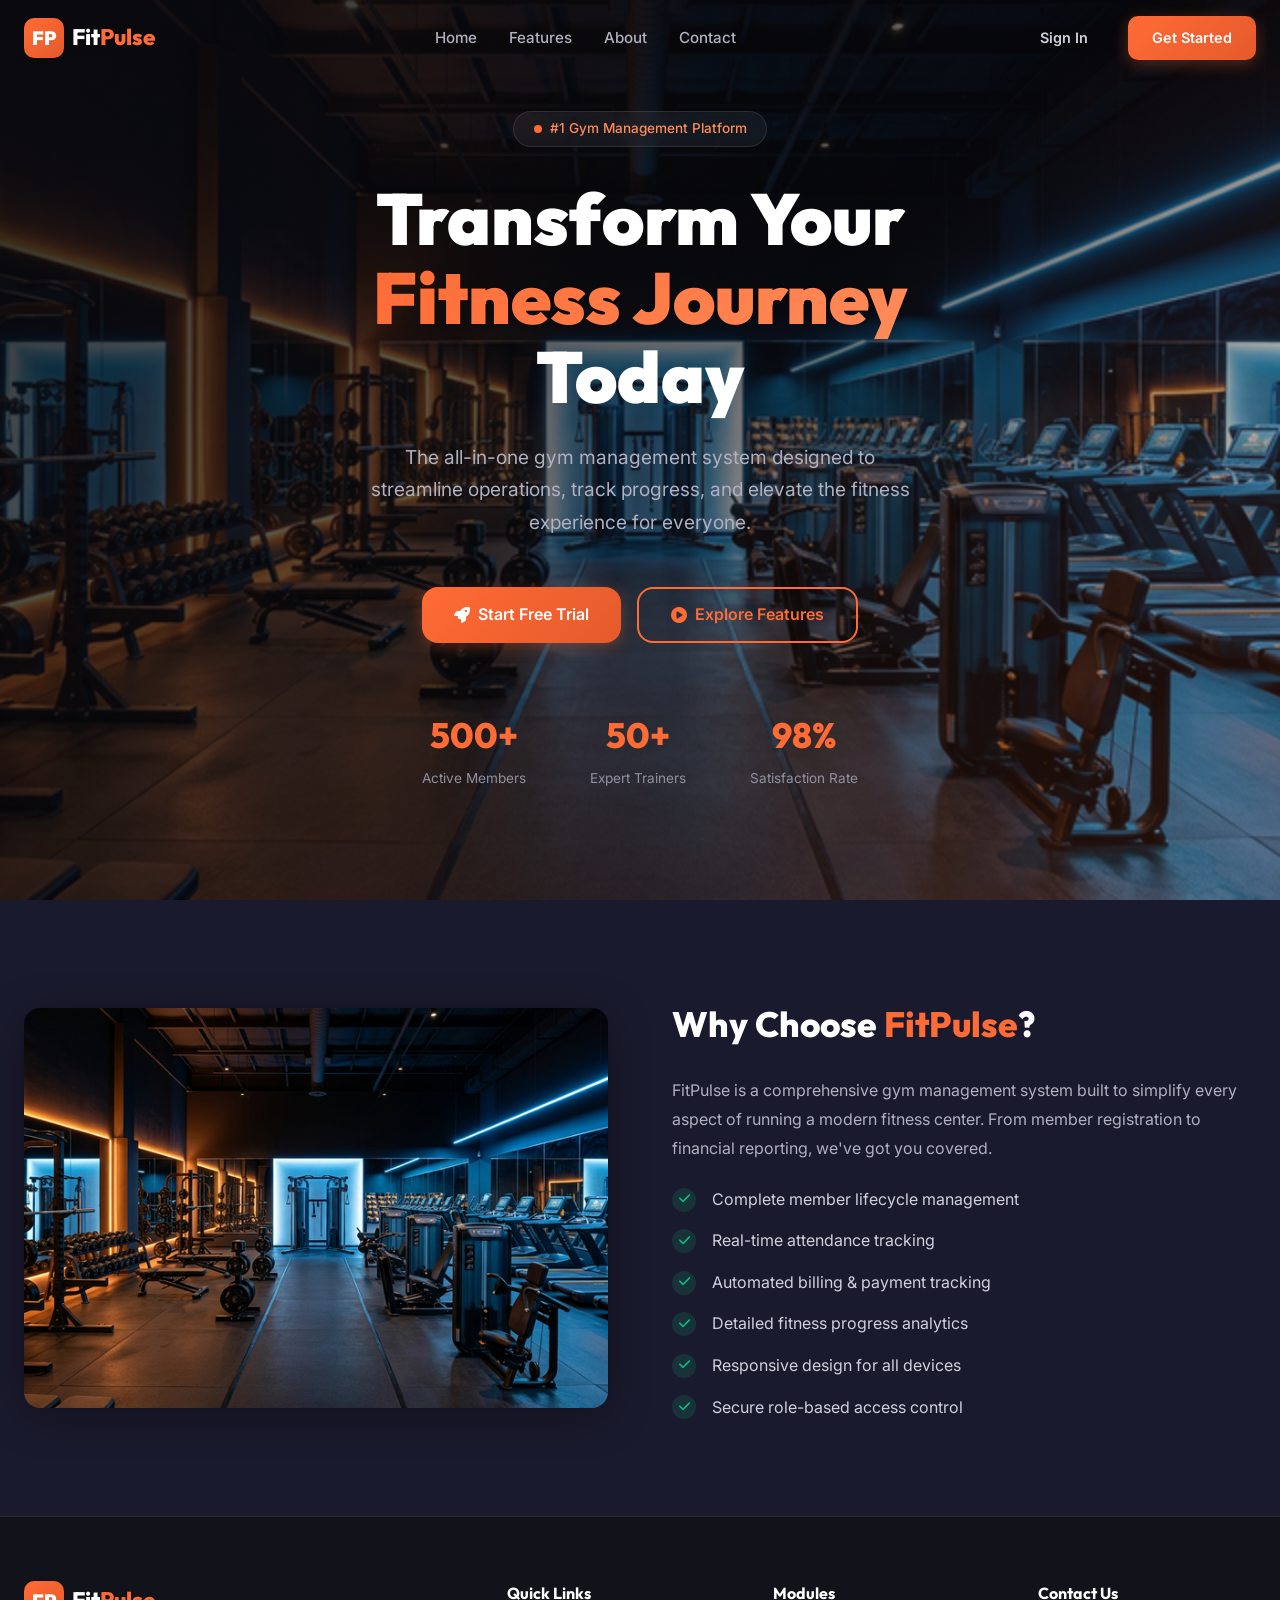
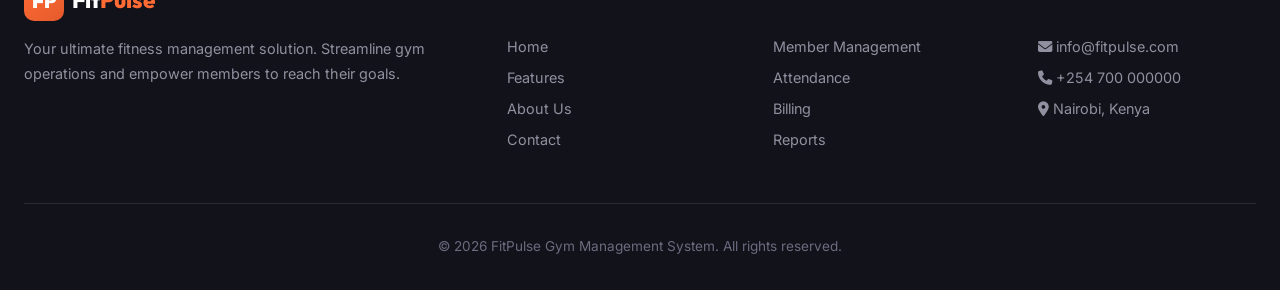
<file: index.html>
<!DOCTYPE html>
<html lang="en">

<head>
  <meta charset="UTF-8">
  <meta name="viewport" content="width=device-width, initial-scale=1.0">
  <meta name="description"
    content="FitPulse Gym Management System - Your ultimate fitness management platform. Track attendance, monitor calories, manage billing and more.">
  <title>FitPulse - Gym Management System</title>
  <link rel="stylesheet" href="css/style.css">
  <link rel="stylesheet" href="https://cdnjs.cloudflare.com/ajax/libs/font-awesome/6.5.1/css/all.min.css">
</head>

<body>

  <!-- ========== NAVBAR ========== -->
  <nav class="navbar" id="navbar">
    <div class="container">
      <a href="index.html" class="navbar-brand">
        <div class="logo-icon">FP</div>
        <span>Fit<span class="brand-accent">Pulse</span></span>
      </a>

      <div class="nav-links" id="navLinks">
        <a href="index.html">Home</a>
        <a href="features.html">Features</a>
        <a href="about.html">About</a>
        <a href="contact.html">Contact</a>
      </div>

      <div class="nav-auth" id="navAuth">
        <a href="auth/login.php" class="btn btn-ghost">Sign In</a>
        <a href="auth/register.php" class="btn btn-primary">Get Started</a>
      </div>

      <button class="hamburger" id="hamburger" aria-label="Toggle navigation">
        <span></span>
        <span></span>
        <span></span>
      </button>
    </div>
  </nav>

  <!-- ========== HERO SECTION ========== -->
  <section class="hero" id="home">
    <div class="hero-bg">
      <img src="assets/images/hero-bg.png" alt="Modern gym interior with premium equipment">
    </div>
    <div class="hero-overlay"></div>

    <div class="hero-content">
      <div class="hero-badge">
        <span class="dot"></span>
        #1 Gym Management Platform
      </div>

      <h1>Transform Your <span class="highlight">Fitness Journey</span> Today</h1>

      <p>The all-in-one gym management system designed to streamline operations, track progress, and elevate the fitness
        experience for everyone.</p>

      <div class="hero-buttons">
        <a href="auth/register.php" class="btn btn-primary btn-lg">
          <i class="fas fa-rocket"></i> Start Free Trial
        </a>
        <a href="#features" class="btn btn-outline btn-lg">
          <i class="fas fa-play-circle"></i> Explore Features
        </a>
      </div>

      <div class="hero-stats">
        <div class="hero-stat">
          <div class="number">500+</div>
          <div class="label">Active Members</div>
        </div>
        <div class="hero-stat">
          <div class="number">50+</div>
          <div class="label">Expert Trainers</div>
        </div>
        <div class="hero-stat">
          <div class="number">98%</div>
          <div class="label">Satisfaction Rate</div>
        </div>
      </div>
    </div>
  </section>

  <!-- ========== ABOUT SECTION ========== -->
  <section class="about" id="about">
    <div class="container">
      <div class="about-grid">
        <div class="about-image">
          <img src="assets/images/hero-bg.png" alt="Gym facility">
        </div>
        <div class="about-text">
          <h2>Why Choose <span class="highlight">FitPulse</span>?</h2>
          <p>FitPulse is a comprehensive gym management system built to simplify every aspect of running a modern
            fitness center. From member registration to financial reporting, we've got you covered.</p>

          <div class="about-list">
            <div class="about-list-item">
              <div class="check"><i class="fas fa-check"></i></div>
              <span>Complete member lifecycle management</span>
            </div>
            <div class="about-list-item">
              <div class="check"><i class="fas fa-check"></i></div>
              <span>Real-time attendance tracking</span>
            </div>
            <div class="about-list-item">
              <div class="check"><i class="fas fa-check"></i></div>
              <span>Automated billing & payment tracking</span>
            </div>
            <div class="about-list-item">
              <div class="check"><i class="fas fa-check"></i></div>
              <span>Detailed fitness progress analytics</span>
            </div>
            <div class="about-list-item">
              <div class="check"><i class="fas fa-check"></i></div>
              <span>Responsive design for all devices</span>
            </div>
            <div class="about-list-item">
              <div class="check"><i class="fas fa-check"></i></div>
              <span>Secure role-based access control</span>
            </div>
          </div>
        </div>
      </div>
    </div>
  </section>

  <!-- ========== FOOTER / CONTACT ========== -->
  <footer class="footer" id="contact">
    <div class="container">
      <div class="footer-grid">
        <div class="footer-brand">
          <a href="index.html" class="navbar-brand">
            <div class="logo-icon">FP</div>
            <span>Fit<span class="brand-accent">Pulse</span></span>
          </a>
          <p>Your ultimate fitness management solution. Streamline gym operations and empower members to reach their
            goals.</p>
        </div>

        <div class="footer-col">
          <h4>Quick Links</h4>
          <a href="index.html">Home</a>
          <a href="features.html">Features</a>
          <a href="about.html">About Us</a>
          <a href="contact.html">Contact</a>
        </div>

        <div class="footer-col">
          <h4>Modules</h4>
          <a href="#">Member Management</a>
          <a href="#">Attendance</a>
          <a href="#">Billing</a>
          <a href="#">Reports</a>
        </div>

        <div class="footer-col">
          <h4>Contact Us</h4>
          <a href="#"><i class="fas fa-envelope"></i> info@fitpulse.com</a>
          <a href="#"><i class="fas fa-phone"></i> +254 700 000000</a>
          <a href="#"><i class="fas fa-location-dot"></i> Nairobi, Kenya</a>
        </div>
      </div>

      <div class="footer-bottom">
        <p>&copy; 2026 FitPulse Gym Management System. All rights reserved.</p>
      </div>
    </div>
  </footer>

  <script src="js/main.js"></script>
</body>

</html>
</file>
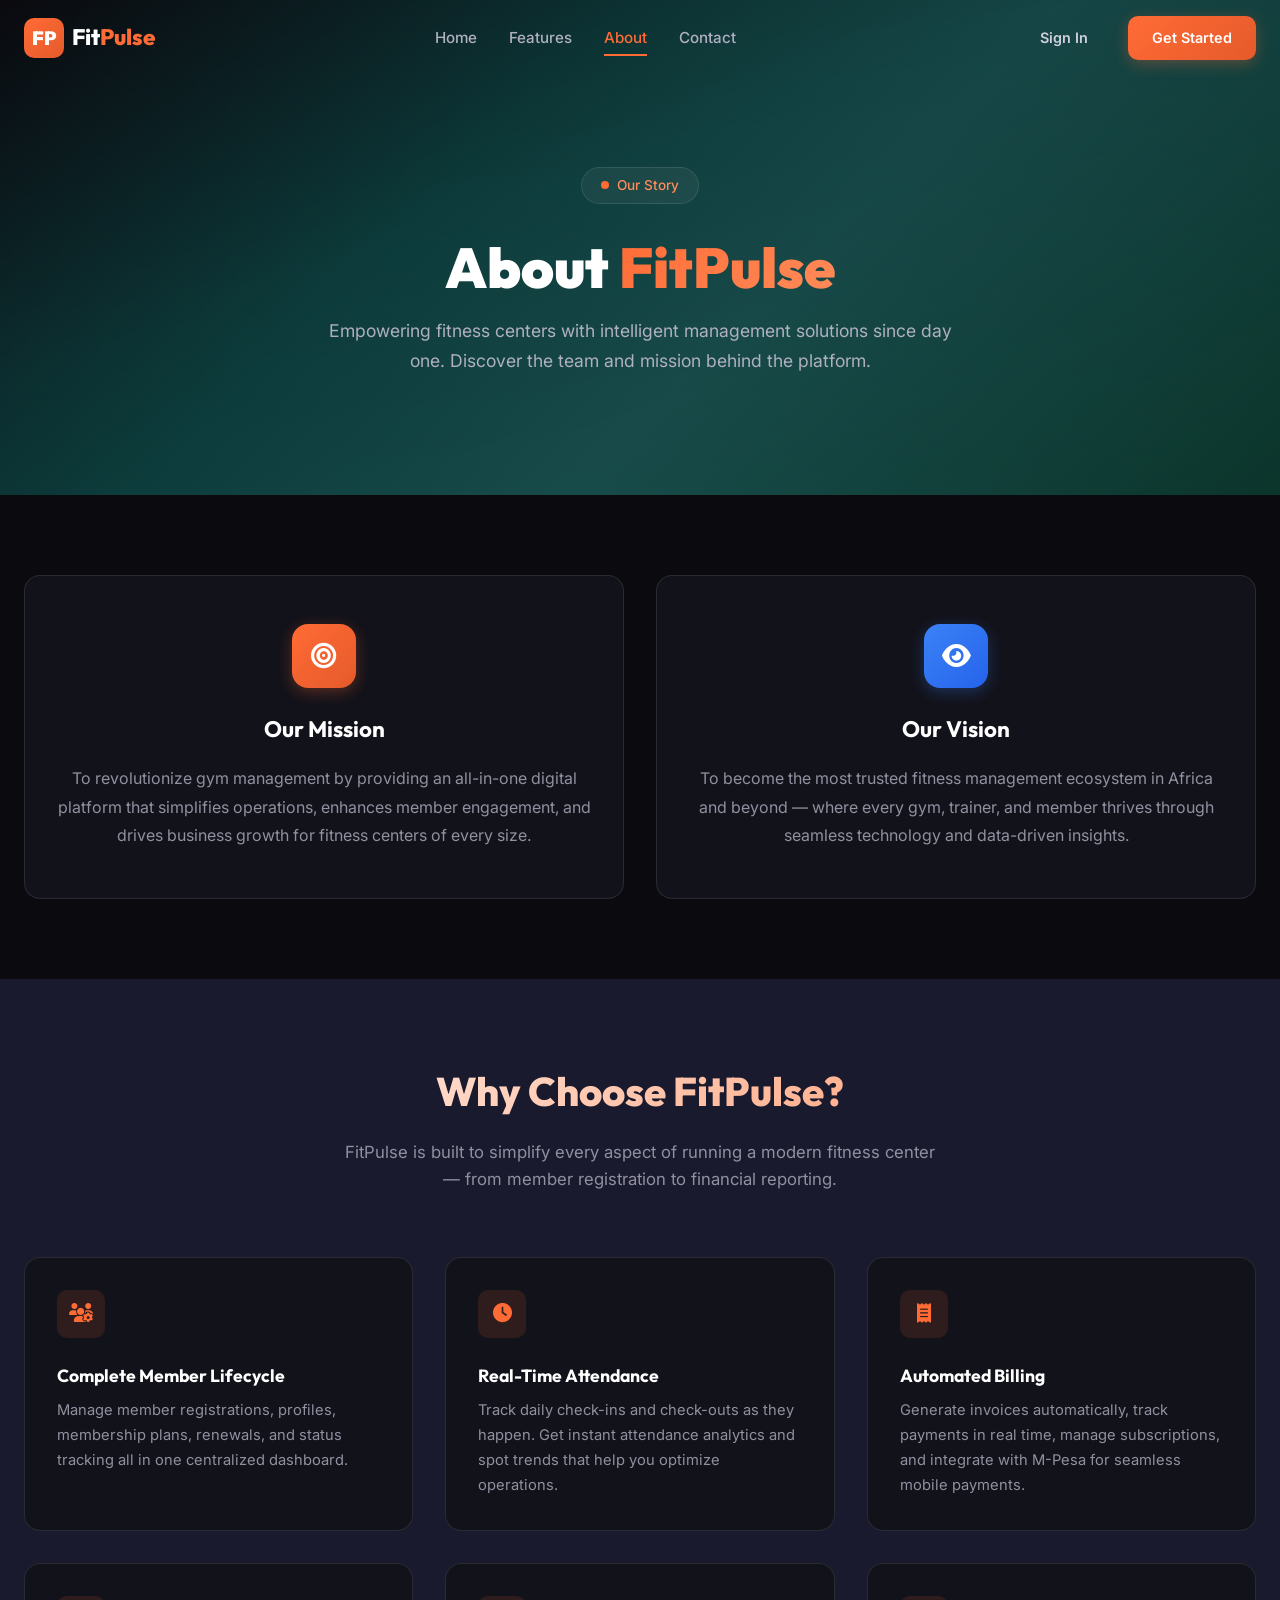
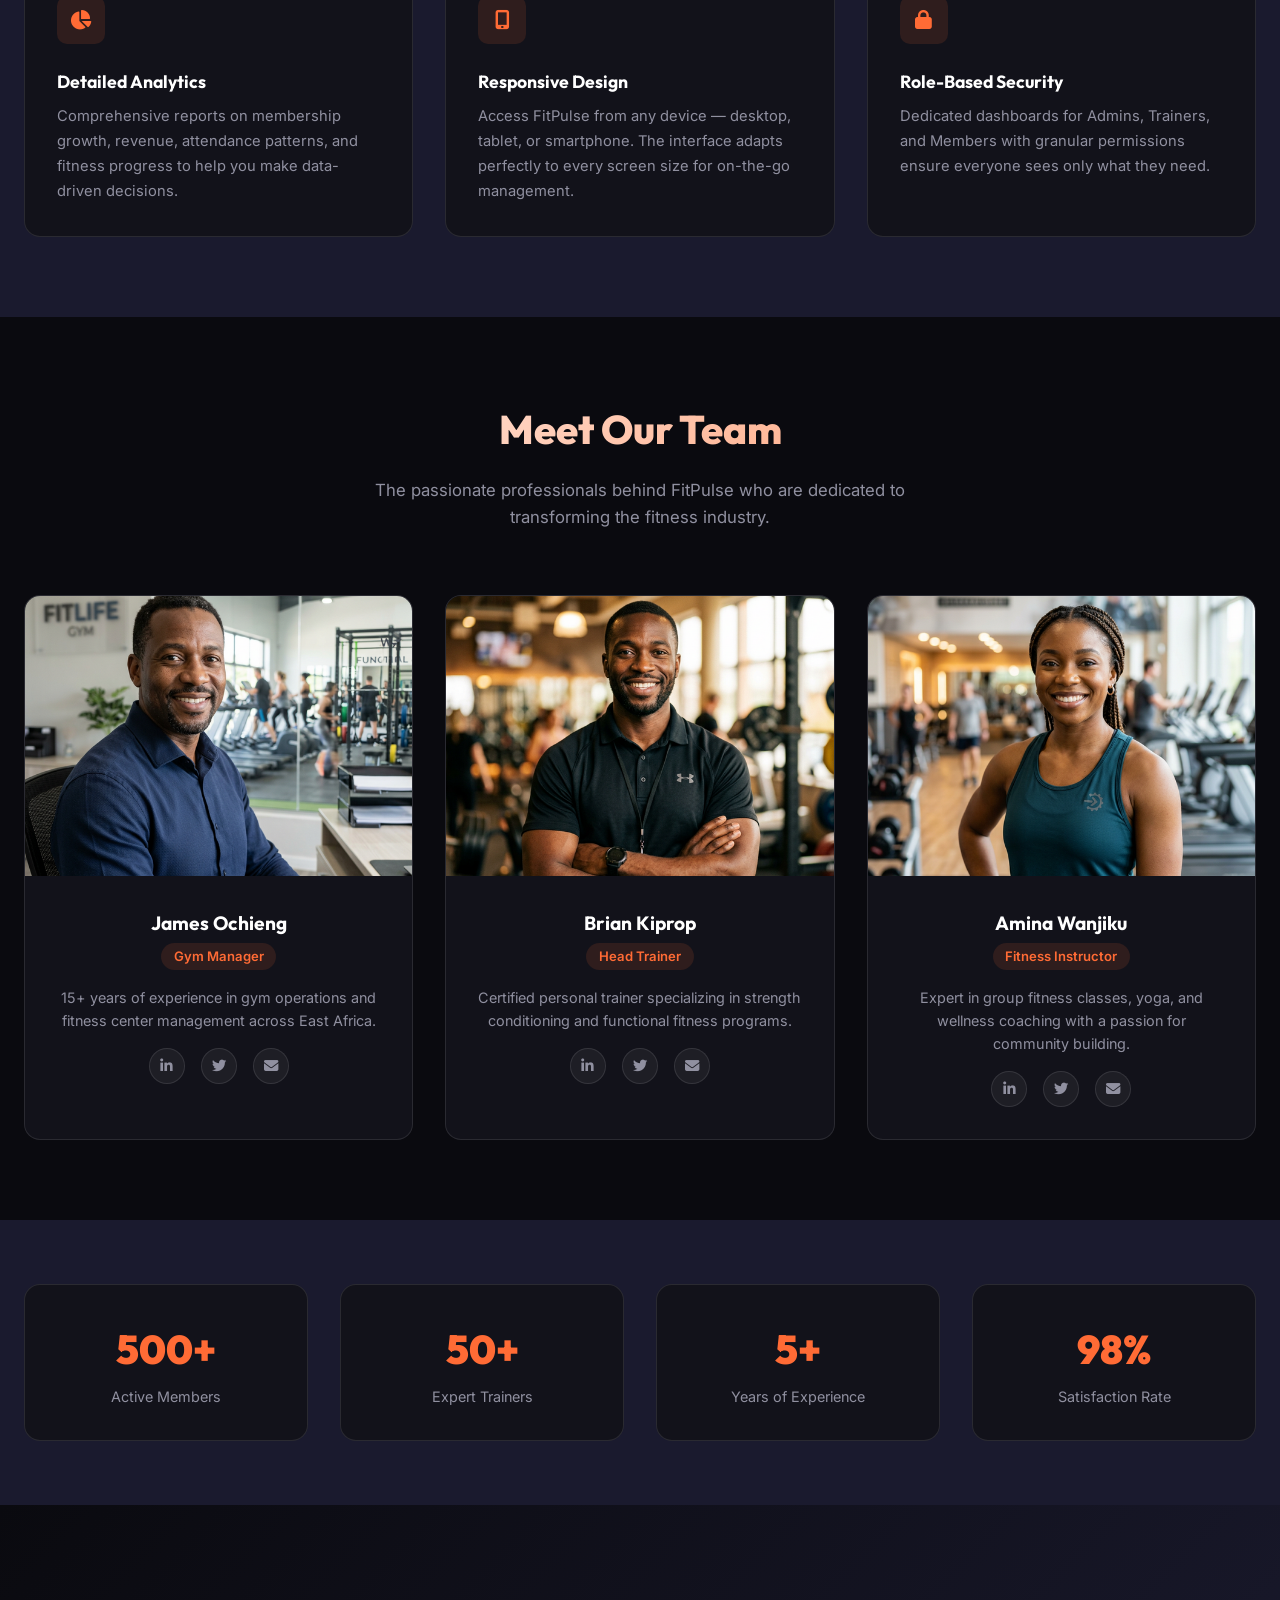
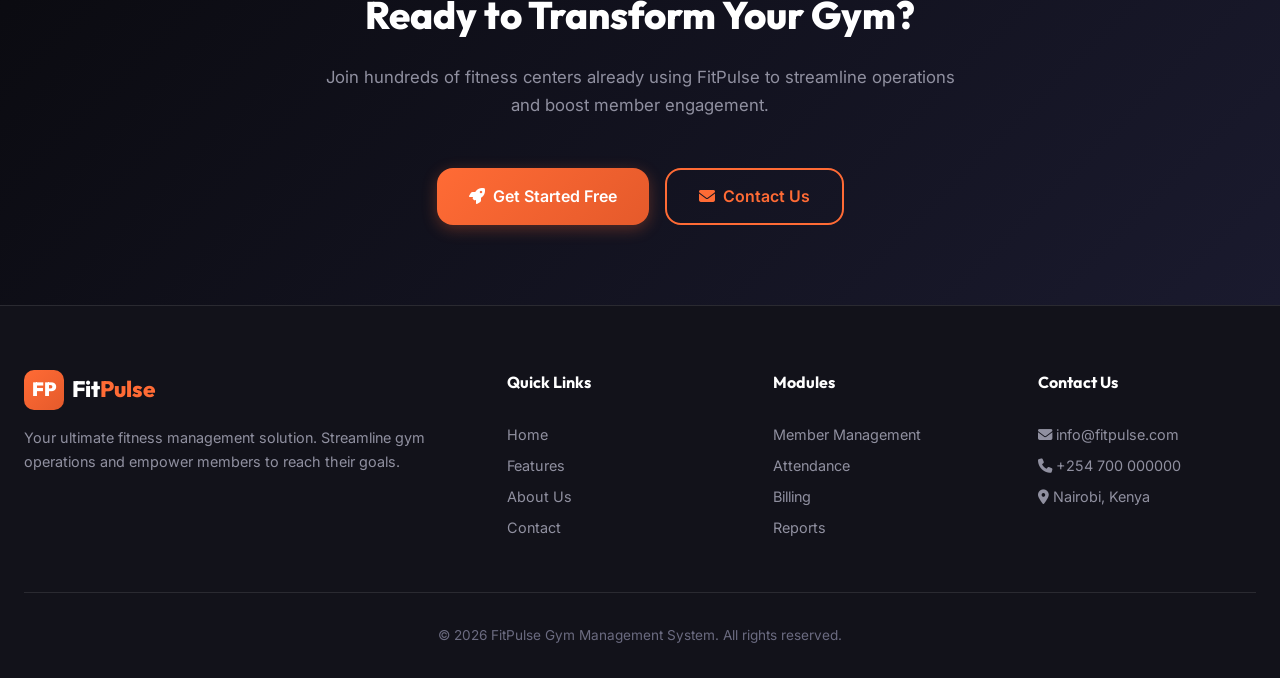
<file: about.html>
<!DOCTYPE html>
<html lang="en">

<head>
    <meta charset="UTF-8">
    <meta name="viewport" content="width=device-width, initial-scale=1.0">
    <meta name="description"
        content="Learn about FitPulse Gym Management System — our mission, vision, and dedicated team behind the #1 fitness management platform.">
    <title>About Us - FitPulse Gym Management System</title>
    <link rel="stylesheet" href="css/style.css">
    <link rel="stylesheet" href="https://cdnjs.cloudflare.com/ajax/libs/font-awesome/6.5.1/css/all.min.css">
</head>

<body>

    <!-- ========== NAVBAR ========== -->
    <nav class="navbar scrolled" id="navbar">
        <div class="container">
            <a href="index.html" class="navbar-brand">
                <div class="logo-icon">FP</div>
                <span>Fit<span class="brand-accent">Pulse</span></span>
            </a>

            <div class="nav-links" id="navLinks">
                <a href="index.html">Home</a>
                <a href="features.html">Features</a>
                <a href="about.html" class="nav-active">About</a>
                <a href="contact.html">Contact</a>
            </div>

            <div class="nav-auth" id="navAuth">
                <a href="auth/login.php" class="btn btn-ghost">Sign In</a>
                <a href="auth/register.php" class="btn btn-primary">Get Started</a>
            </div>

            <button class="hamburger" id="hamburger" aria-label="Toggle navigation">
                <span></span>
                <span></span>
                <span></span>
            </button>
        </div>
    </nav>

    <!-- ========== PAGE HERO ========== -->
    <section class="page-hero page-hero--about">
        <div class="page-hero-overlay"></div>
        <div class="page-hero-content">
            <div class="hero-badge">
                <span class="dot"></span>
                Our Story
            </div>
            <h1>About <span class="highlight">FitPulse</span></h1>
            <p>Empowering fitness centers with intelligent management solutions since day one. Discover the team and
                mission behind the platform.</p>
        </div>
    </section>

    <!-- ========== MISSION & VISION ========== -->
    <section class="mission-vision">
        <div class="container">
            <div class="mv-grid">
                <div class="mv-card animate-in">
                    <div class="mv-icon">
                        <i class="fas fa-bullseye"></i>
                    </div>
                    <h3>Our Mission</h3>
                    <p>To revolutionize gym management by providing an all-in-one digital platform that simplifies
                        operations, enhances member engagement, and drives business growth for fitness centers of every
                        size.</p>
                </div>
                <div class="mv-card animate-in">
                    <div class="mv-icon vision">
                        <i class="fas fa-eye"></i>
                    </div>
                    <h3>Our Vision</h3>
                    <p>To become the most trusted fitness management ecosystem in Africa and beyond — where every gym,
                        trainer, and member thrives through seamless technology and data-driven insights.</p>
                </div>
            </div>
        </div>
    </section>

    <!-- ========== WHY CHOOSE US ========== -->
    <section class="about-why" id="why-us">
        <div class="container">
            <h2 class="section-title">Why Choose <span style="color: var(--primary);">FitPulse</span>?</h2>
            <p class="section-subtitle">FitPulse is built to simplify every aspect of running a modern fitness center —
                from member registration to financial reporting.</p>

            <div class="why-grid">
                <div class="why-card animate-in">
                    <div class="why-icon"><i class="fas fa-users-cog"></i></div>
                    <h4>Complete Member Lifecycle</h4>
                    <p>Manage member registrations, profiles, membership plans, renewals, and status tracking all in one
                        centralized dashboard.</p>
                </div>
                <div class="why-card animate-in">
                    <div class="why-icon"><i class="fas fa-clock"></i></div>
                    <h4>Real-Time Attendance</h4>
                    <p>Track daily check-ins and check-outs as they happen. Get instant attendance analytics and spot
                        trends that help you optimize operations.</p>
                </div>
                <div class="why-card animate-in">
                    <div class="why-icon"><i class="fas fa-receipt"></i></div>
                    <h4>Automated Billing</h4>
                    <p>Generate invoices automatically, track payments in real time, manage subscriptions, and integrate
                        with M-Pesa for seamless mobile payments.</p>
                </div>
                <div class="why-card animate-in">
                    <div class="why-icon"><i class="fas fa-chart-pie"></i></div>
                    <h4>Detailed Analytics</h4>
                    <p>Comprehensive reports on membership growth, revenue, attendance patterns, and fitness progress to
                        help you make data-driven decisions.</p>
                </div>
                <div class="why-card animate-in">
                    <div class="why-icon"><i class="fas fa-mobile-alt"></i></div>
                    <h4>Responsive Design</h4>
                    <p>Access FitPulse from any device — desktop, tablet, or smartphone. The interface adapts perfectly
                        to every screen size for on-the-go management.</p>
                </div>
                <div class="why-card animate-in">
                    <div class="why-icon"><i class="fas fa-lock"></i></div>
                    <h4>Role-Based Security</h4>
                    <p>Dedicated dashboards for Admins, Trainers, and Members with granular permissions ensure everyone
                        sees only what they need.</p>
                </div>
            </div>
        </div>
    </section>

    <!-- ========== TEAM SECTION ========== -->
    <section class="team-section">
        <div class="container">
            <h2 class="section-title">Meet Our Team</h2>
            <p class="section-subtitle">The passionate professionals behind FitPulse who are dedicated to transforming
                the fitness industry.</p>

            <div class="team-grid">
                <div class="team-card animate-in">
                    <div class="team-img">
                        <img src="assets/images/team-3.png" alt="James Ochieng - Gym Manager">
                    </div>
                    <div class="team-info">
                        <h4>James Ochieng</h4>
                        <span class="team-role">Gym Manager</span>
                        <p>15+ years of experience in gym operations and fitness center management across East Africa.
                        </p>
                        <div class="team-social">
                            <a href="#"><i class="fab fa-linkedin-in"></i></a>
                            <a href="#"><i class="fab fa-twitter"></i></a>
                            <a href="#"><i class="fas fa-envelope"></i></a>
                        </div>
                    </div>
                </div>

                <div class="team-card animate-in">
                    <div class="team-img">
                        <img src="assets/images/team-1.png" alt="Brian Kiprop - Head Trainer">
                    </div>
                    <div class="team-info">
                        <h4>Brian Kiprop</h4>
                        <span class="team-role">Head Trainer</span>
                        <p>Certified personal trainer specializing in strength conditioning and functional fitness
                            programs.</p>
                        <div class="team-social">
                            <a href="#"><i class="fab fa-linkedin-in"></i></a>
                            <a href="#"><i class="fab fa-twitter"></i></a>
                            <a href="#"><i class="fas fa-envelope"></i></a>
                        </div>
                    </div>
                </div>

                <div class="team-card animate-in">
                    <div class="team-img">
                        <img src="assets/images/team-2.png" alt="Amina Wanjiku - Fitness Instructor">
                    </div>
                    <div class="team-info">
                        <h4>Amina Wanjiku</h4>
                        <span class="team-role">Fitness Instructor</span>
                        <p>Expert in group fitness classes, yoga, and wellness coaching with a passion for community
                            building.</p>
                        <div class="team-social">
                            <a href="#"><i class="fab fa-linkedin-in"></i></a>
                            <a href="#"><i class="fab fa-twitter"></i></a>
                            <a href="#"><i class="fas fa-envelope"></i></a>
                        </div>
                    </div>
                </div>
            </div>
        </div>
    </section>

    <!-- ========== STATS COUNTER ========== -->
    <section class="about-stats">
        <div class="container">
            <div class="about-stats-grid">
                <div class="about-stat-item animate-in">
                    <div class="about-stat-number">500+</div>
                    <div class="about-stat-label">Active Members</div>
                </div>
                <div class="about-stat-item animate-in">
                    <div class="about-stat-number">50+</div>
                    <div class="about-stat-label">Expert Trainers</div>
                </div>
                <div class="about-stat-item animate-in">
                    <div class="about-stat-number">5+</div>
                    <div class="about-stat-label">Years of Experience</div>
                </div>
                <div class="about-stat-item animate-in">
                    <div class="about-stat-number">98%</div>
                    <div class="about-stat-label">Satisfaction Rate</div>
                </div>
            </div>
        </div>
    </section>

    <!-- ========== CTA SECTION ========== -->
    <section class="page-cta">
        <div class="container">
            <div class="cta-content">
                <h2>Ready to Transform Your Gym?</h2>
                <p>Join hundreds of fitness centers already using FitPulse to streamline operations and boost member
                    engagement.</p>
                <div class="cta-buttons">
                    <a href="auth/register.php" class="btn btn-primary btn-lg">
                        <i class="fas fa-rocket"></i> Get Started Free
                    </a>
                    <a href="contact.html" class="btn btn-outline btn-lg">
                        <i class="fas fa-envelope"></i> Contact Us
                    </a>
                </div>
            </div>
        </div>
    </section>

    <!-- ========== FOOTER ========== -->
    <footer class="footer">
        <div class="container">
            <div class="footer-grid">
                <div class="footer-brand">
                    <a href="index.html" class="navbar-brand">
                        <div class="logo-icon">FP</div>
                        <span>Fit<span class="brand-accent">Pulse</span></span>
                    </a>
                    <p>Your ultimate fitness management solution. Streamline gym operations and empower members to reach
                        their goals.</p>
                </div>

                <div class="footer-col">
                    <h4>Quick Links</h4>
                    <a href="index.html">Home</a>
                    <a href="features.html">Features</a>
                    <a href="about.html">About Us</a>
                    <a href="contact.html">Contact</a>
                </div>

                <div class="footer-col">
                    <h4>Modules</h4>
                    <a href="features.html">Member Management</a>
                    <a href="features.html">Attendance</a>
                    <a href="features.html">Billing</a>
                    <a href="features.html">Reports</a>
                </div>

                <div class="footer-col">
                    <h4>Contact Us</h4>
                    <a href="mailto:info@fitpulse.com"><i class="fas fa-envelope"></i> info@fitpulse.com</a>
                    <a href="tel:+254700000000"><i class="fas fa-phone"></i> +254 700 000000</a>
                    <a href="contact.html"><i class="fas fa-location-dot"></i> Nairobi, Kenya</a>
                </div>
            </div>

            <div class="footer-bottom">
                <p>&copy; 2026 FitPulse Gym Management System. All rights reserved.</p>
            </div>
        </div>
    </footer>

    <script src="js/main.js"></script>
</body>

</html>
</file>
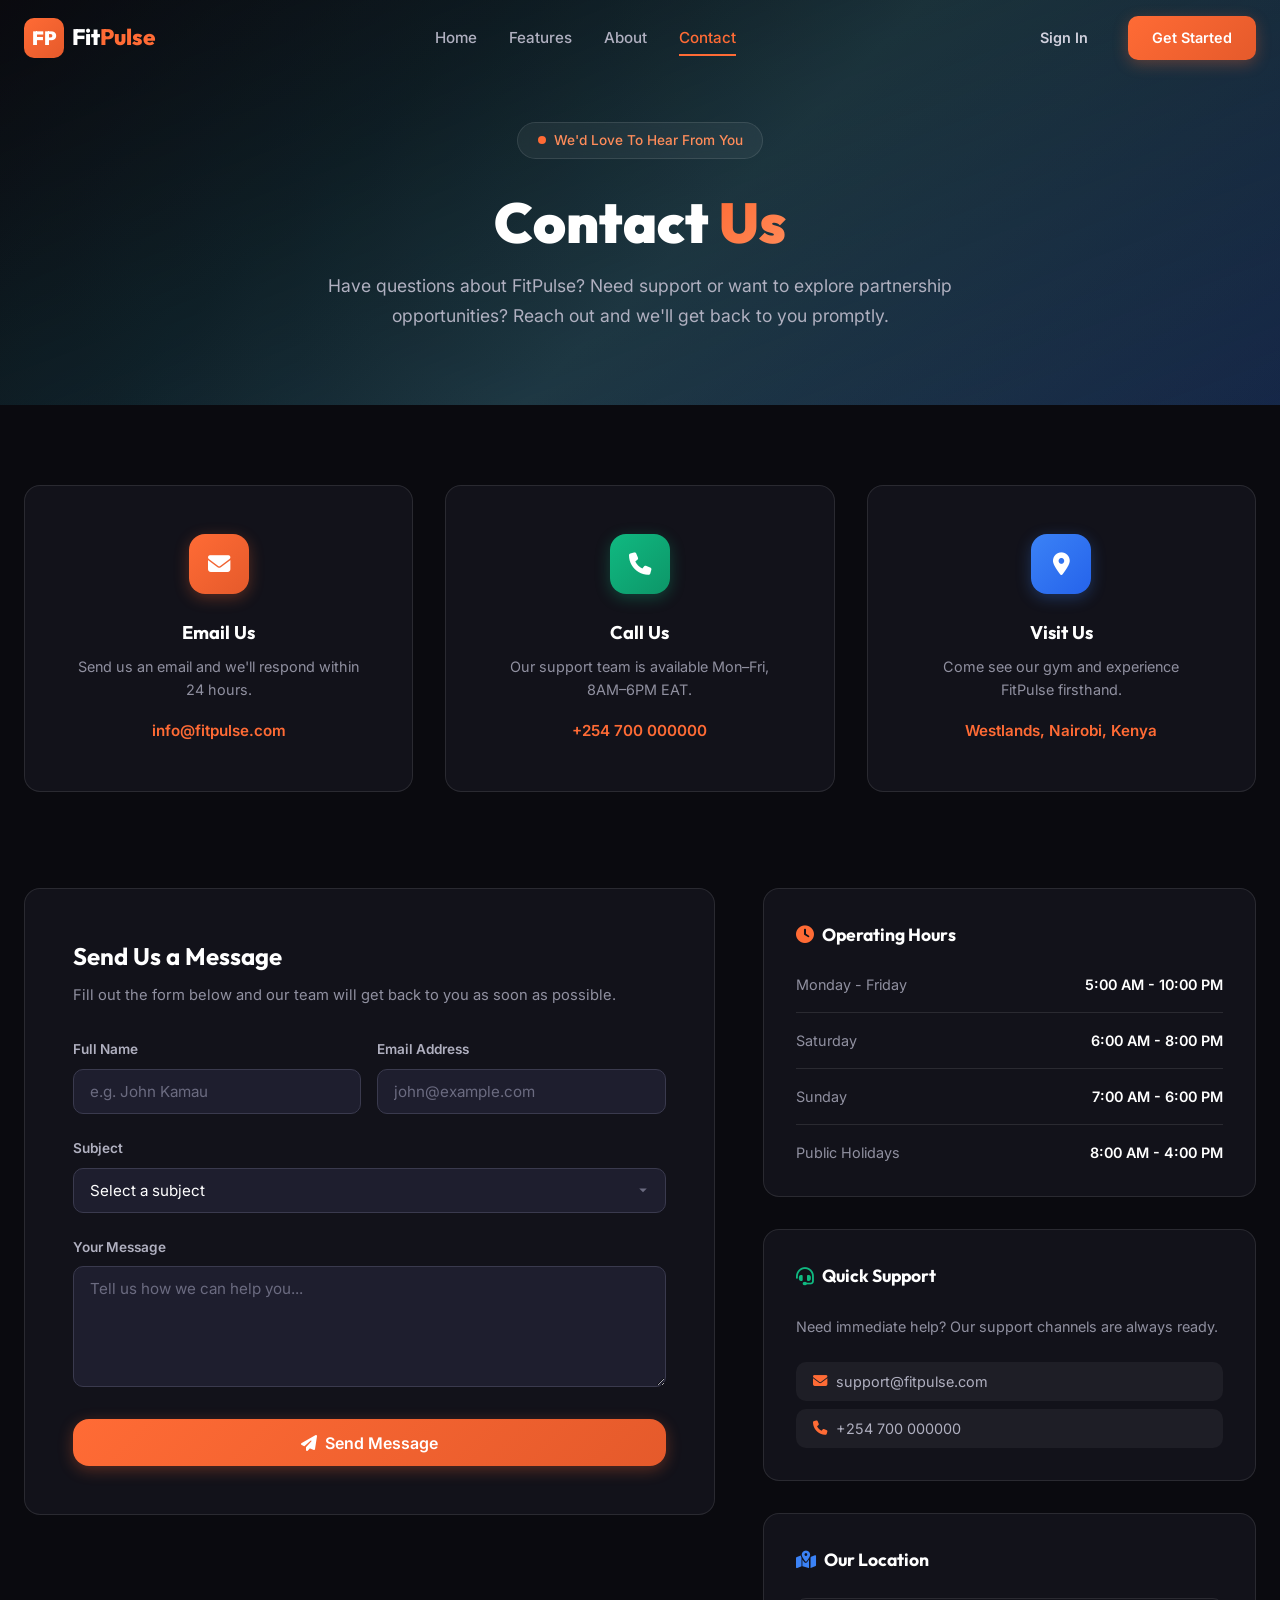
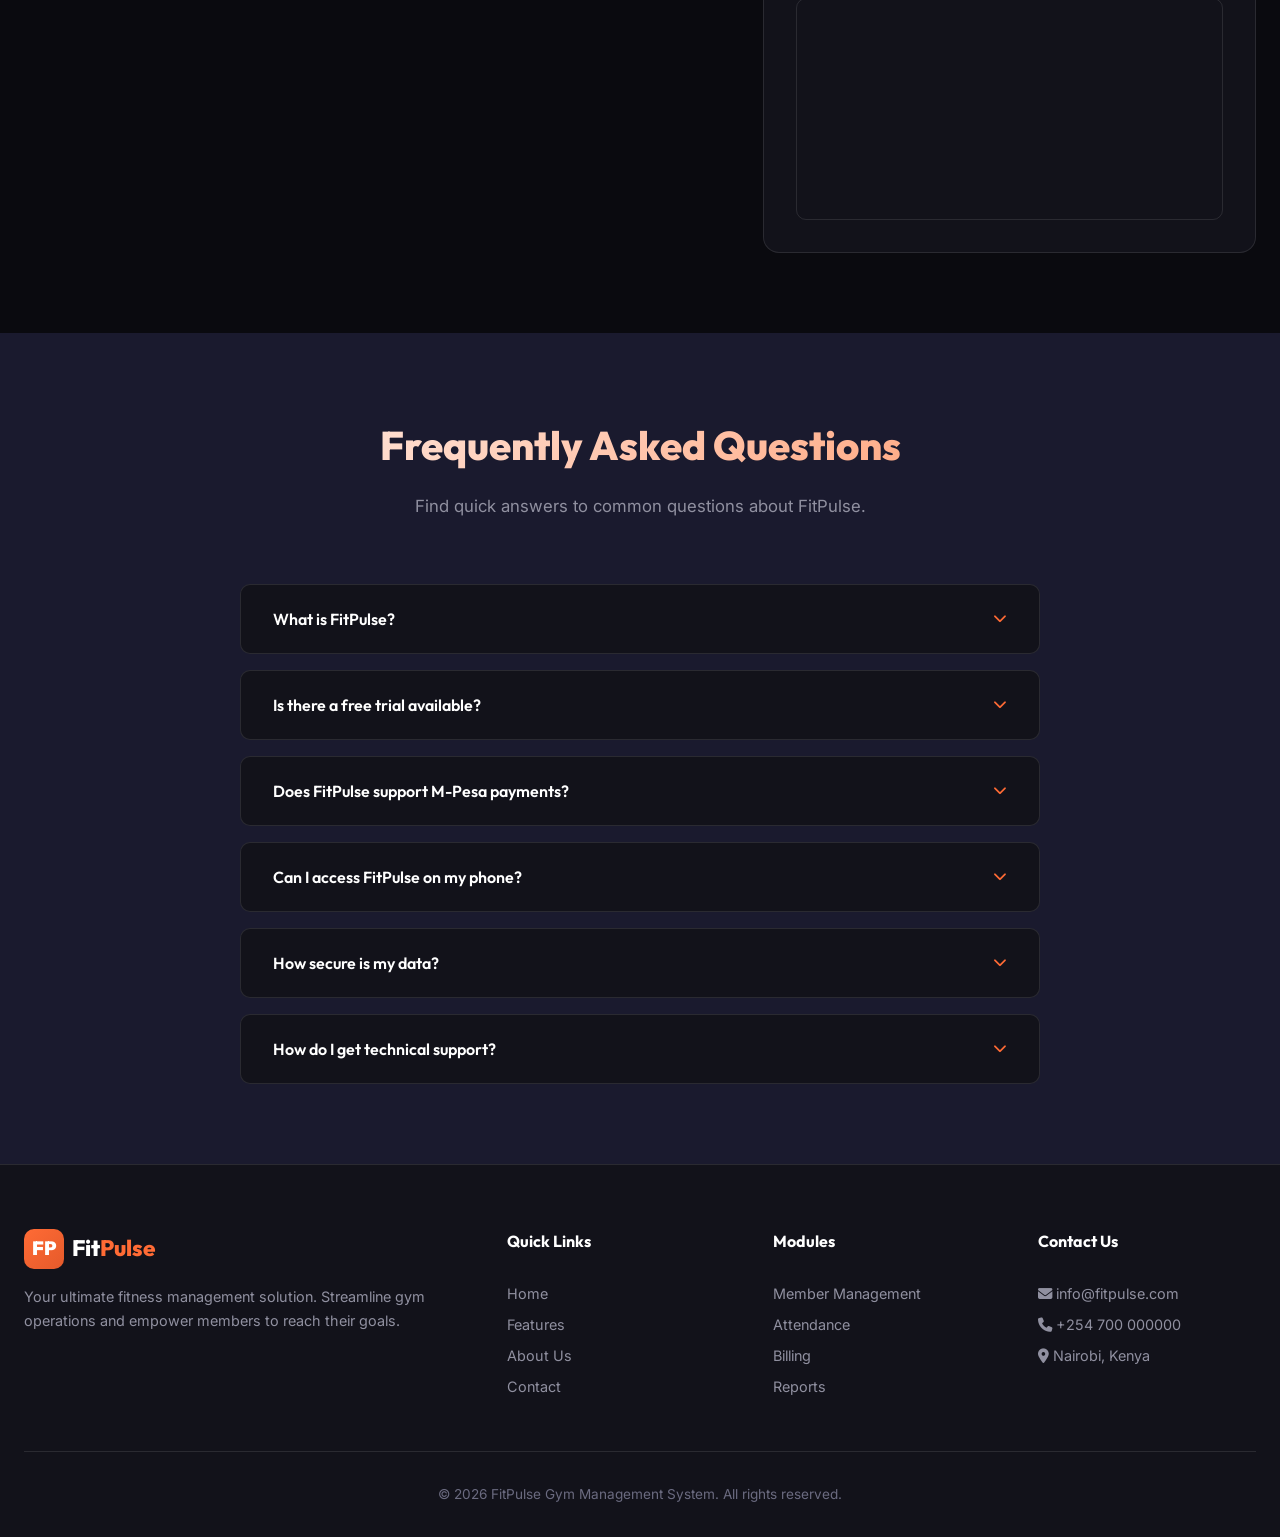
<file: contact.html>
<!DOCTYPE html>
<html lang="en">

<head>
    <meta charset="UTF-8">
    <meta name="viewport" content="width=device-width, initial-scale=1.0">
    <meta name="description"
        content="Get in touch with FitPulse. Contact us for inquiries about our gym management system, support, or partnership opportunities.">
    <title>Contact Us - FitPulse Gym Management System</title>
    <link rel="stylesheet" href="css/style.css">
    <link rel="stylesheet" href="https://cdnjs.cloudflare.com/ajax/libs/font-awesome/6.5.1/css/all.min.css">
</head>

<body>

    <!-- ========== NAVBAR ========== -->
    <nav class="navbar scrolled" id="navbar">
        <div class="container">
            <a href="index.html" class="navbar-brand">
                <div class="logo-icon">FP</div>
                <span>Fit<span class="brand-accent">Pulse</span></span>
            </a>

            <div class="nav-links" id="navLinks">
                <a href="index.html">Home</a>
                <a href="features.html">Features</a>
                <a href="about.html">About</a>
                <a href="contact.html" class="nav-active">Contact</a>
            </div>

            <div class="nav-auth" id="navAuth">
                <a href="auth/login.php" class="btn btn-ghost">Sign In</a>
                <a href="auth/register.php" class="btn btn-primary">Get Started</a>
            </div>

            <button class="hamburger" id="hamburger" aria-label="Toggle navigation">
                <span></span>
                <span></span>
                <span></span>
            </button>
        </div>
    </nav>

    <!-- ========== PAGE HERO ========== -->
    <section class="page-hero page-hero-sm page-hero--contact">
        <div class="page-hero-overlay"></div>
        <div class="page-hero-content">
            <div class="hero-badge">
                <span class="dot"></span>
                We'd Love To Hear From You
            </div>
            <h1>Contact <span class="highlight">Us</span></h1>
            <p>Have questions about FitPulse? Need support or want to explore partnership opportunities? Reach out and
                we'll get back to you promptly.</p>
        </div>
    </section>

    <!-- ========== CONTACT INFO CARDS ========== -->
    <section class="contact-info-section">
        <div class="container">
            <div class="contact-info-grid">
                <div class="contact-info-card animate-in">
                    <div class="contact-info-icon">
                        <i class="fas fa-envelope"></i>
                    </div>
                    <h4>Email Us</h4>
                    <p>Send us an email and we'll respond within 24 hours.</p>
                    <a href="mailto:info@fitpulse.com" class="contact-link">info@fitpulse.com</a>
                </div>

                <div class="contact-info-card animate-in">
                    <div class="contact-info-icon phone">
                        <i class="fas fa-phone"></i>
                    </div>
                    <h4>Call Us</h4>
                    <p>Our support team is available Mon–Fri, 8AM–6PM EAT.</p>
                    <a href="tel:+254700000000" class="contact-link">+254 700 000000</a>
                </div>

                <div class="contact-info-card animate-in">
                    <div class="contact-info-icon location">
                        <i class="fas fa-location-dot"></i>
                    </div>
                    <h4>Visit Us</h4>
                    <p>Come see our gym and experience FitPulse firsthand.</p>
                    <span class="contact-link">Westlands, Nairobi, Kenya</span>
                </div>
            </div>
        </div>
    </section>

    <!-- ========== CONTACT FORM + HOURS ========== -->
    <section class="contact-form-section">
        <div class="container">
            <div class="contact-layout">

                <!-- Contact Form -->
                <div class="contact-form-wrap animate-in">
                    <h3>Send Us a Message</h3>
                    <p>Fill out the form below and our team will get back to you as soon as possible.</p>

                    <form id="contactForm" onsubmit="handleContactSubmit(event)">
                        <div class="form-row">
                            <div class="form-group">
                                <label for="contactName">Full Name</label>
                                <input type="text" id="contactName" class="form-control" placeholder="e.g. John Kamau"
                                    required>
                            </div>
                            <div class="form-group">
                                <label for="contactEmail">Email Address</label>
                                <input type="email" id="contactEmail" class="form-control"
                                    placeholder="john@example.com" required>
                            </div>
                        </div>

                        <div class="form-group">
                            <label for="contactSubject">Subject</label>
                            <select id="contactSubject" class="form-control" required>
                                <option value="">Select a subject</option>
                                <option value="general">General Inquiry</option>
                                <option value="support">Technical Support</option>
                                <option value="billing">Billing Question</option>
                                <option value="partnership">Partnership</option>
                                <option value="demo">Request a Demo</option>
                                <option value="feedback">Feedback</option>
                            </select>
                        </div>

                        <div class="form-group">
                            <label for="contactMessage">Your Message</label>
                            <textarea id="contactMessage" class="form-control" rows="5"
                                placeholder="Tell us how we can help you..." required></textarea>
                        </div>

                        <button type="submit" class="btn btn-primary btn-lg" style="width:100%;">
                            <i class="fas fa-paper-plane"></i> Send Message
                        </button>
                    </form>

                    <div id="contactSuccess" class="alert alert-success" style="display:none; margin-top: 1.5rem;">
                        <i class="fas fa-check-circle"></i> Thank you! Your message has been sent. We'll get back to you
                        soon.
                    </div>
                </div>

                <!-- Sidebar Info -->
                <div class="contact-sidebar">
                    <!-- Operating Hours -->
                    <div class="hours-card animate-in">
                        <h4><i class="fas fa-clock"></i> Operating Hours</h4>
                        <div class="hours-list">
                            <div class="hours-item">
                                <span>Monday - Friday</span>
                                <strong>5:00 AM - 10:00 PM</strong>
                            </div>
                            <div class="hours-item">
                                <span>Saturday</span>
                                <strong>6:00 AM - 8:00 PM</strong>
                            </div>
                            <div class="hours-item">
                                <span>Sunday</span>
                                <strong>7:00 AM - 6:00 PM</strong>
                            </div>
                            <div class="hours-item">
                                <span>Public Holidays</span>
                                <strong>8:00 AM - 4:00 PM</strong>
                            </div>
                        </div>
                    </div>

                    <!-- Quick Support -->
                    <div class="support-card animate-in">
                        <h4><i class="fas fa-headset"></i> Quick Support</h4>
                        <p>Need immediate help? Our support channels are always ready.</p>
                        <div class="support-links">
                            <a href="mailto:support@fitpulse.com" class="support-link">
                                <i class="fas fa-envelope"></i> support@fitpulse.com
                            </a>
                            <a href="tel:+254700000000" class="support-link">
                                <i class="fas fa-phone"></i> +254 700 000000
                            </a>
                        </div>
                    </div>

                    <!-- Google Map -->
                    <div class="map-card animate-in">
                        <h4><i class="fas fa-map-marked-alt"></i> Our Location</h4>
                        <div class="map-wrap">
                            <iframe
                                src="https://www.google.com/maps/embed?pb=!1m18!1m12!1m3!1d15955.17856697099!2d36.8019!3d-1.2641!2m3!1f0!2f0!3f0!3m2!1i1024!2i768!4f13.1!3m3!1m2!1s0x182f17a4fbc43e31%3A0x369b49f0bc0a78e5!2sWestlands%2C%20Nairobi!5e0!3m2!1sen!2ske!4v1700000000000!5m2!1sen!2ske"
                                width="100%" height="220" style="border:0; border-radius: 10px;" allowfullscreen=""
                                loading="lazy" referrerpolicy="no-referrer-when-downgrade"></iframe>
                        </div>
                    </div>
                </div>
            </div>
        </div>
    </section>

    <!-- ========== FAQ SECTION ========== -->
    <section class="faq-section">
        <div class="container">
            <h2 class="section-title">Frequently Asked Questions</h2>
            <p class="section-subtitle">Find quick answers to common questions about FitPulse.</p>

            <div class="faq-grid">
                <div class="faq-item animate-in">
                    <button class="faq-question" onclick="toggleFaq(this)">
                        <span>What is FitPulse?</span>
                        <i class="fas fa-chevron-down"></i>
                    </button>
                    <div class="faq-answer">
                        <p>FitPulse is a comprehensive gym management system built to simplify every aspect of running a
                            modern fitness center — from member registration and attendance tracking to billing and
                            detailed analytics.</p>
                    </div>
                </div>

                <div class="faq-item animate-in">
                    <button class="faq-question" onclick="toggleFaq(this)">
                        <span>Is there a free trial available?</span>
                        <i class="fas fa-chevron-down"></i>
                    </button>
                    <div class="faq-answer">
                        <p>Yes! You can create a free account and explore all of FitPulse's features. Simply click "Get
                            Started" and register to begin your free trial with full access to all modules.</p>
                    </div>
                </div>

                <div class="faq-item animate-in">
                    <button class="faq-question" onclick="toggleFaq(this)">
                        <span>Does FitPulse support M-Pesa payments?</span>
                        <i class="fas fa-chevron-down"></i>
                    </button>
                    <div class="faq-answer">
                        <p>Absolutely! FitPulse integrates with M-Pesa for seamless mobile payments. Members can pay
                            their invoices directly via M-Pesa STK Push from the billing module.</p>
                    </div>
                </div>

                <div class="faq-item animate-in">
                    <button class="faq-question" onclick="toggleFaq(this)">
                        <span>Can I access FitPulse on my phone?</span>
                        <i class="fas fa-chevron-down"></i>
                    </button>
                    <div class="faq-answer">
                        <p>Yes! FitPulse is fully responsive and works beautifully on all devices — desktops, tablets,
                            and smartphones. You can manage your gym on the go from any browser.</p>
                    </div>
                </div>

                <div class="faq-item animate-in">
                    <button class="faq-question" onclick="toggleFaq(this)">
                        <span>How secure is my data?</span>
                        <i class="fas fa-chevron-down"></i>
                    </button>
                    <div class="faq-answer">
                        <p>Security is our top priority. FitPulse uses role-based access control, secure authentication,
                            and encrypted connections to protect your gym's data and your members' personal information.
                        </p>
                    </div>
                </div>

                <div class="faq-item animate-in">
                    <button class="faq-question" onclick="toggleFaq(this)">
                        <span>How do I get technical support?</span>
                        <i class="fas fa-chevron-down"></i>
                    </button>
                    <div class="faq-answer">
                        <p>You can reach our support team via email at support@fitpulse.com, by phone at +254 700
                            000000, or by filling out the contact form above. We typically respond within 24 hours.</p>
                    </div>
                </div>
            </div>
        </div>
    </section>

    <!-- ========== FOOTER ========== -->
    <footer class="footer">
        <div class="container">
            <div class="footer-grid">
                <div class="footer-brand">
                    <a href="index.html" class="navbar-brand">
                        <div class="logo-icon">FP</div>
                        <span>Fit<span class="brand-accent">Pulse</span></span>
                    </a>
                    <p>Your ultimate fitness management solution. Streamline gym operations and empower members to reach
                        their goals.</p>
                </div>

                <div class="footer-col">
                    <h4>Quick Links</h4>
                    <a href="index.html">Home</a>
                    <a href="features.html">Features</a>
                    <a href="about.html">About Us</a>
                    <a href="contact.html">Contact</a>
                </div>

                <div class="footer-col">
                    <h4>Modules</h4>
                    <a href="features.html">Member Management</a>
                    <a href="features.html">Attendance</a>
                    <a href="features.html">Billing</a>
                    <a href="features.html">Reports</a>
                </div>

                <div class="footer-col">
                    <h4>Contact Us</h4>
                    <a href="mailto:info@fitpulse.com"><i class="fas fa-envelope"></i> info@fitpulse.com</a>
                    <a href="tel:+254700000000"><i class="fas fa-phone"></i> +254 700 000000</a>
                    <a href="contact.html"><i class="fas fa-location-dot"></i> Nairobi, Kenya</a>
                </div>
            </div>

            <div class="footer-bottom">
                <p>&copy; 2026 FitPulse Gym Management System. All rights reserved.</p>
            </div>
        </div>
    </footer>

    <script src="js/main.js"></script>
    <script>
        // FAQ Toggle
        function toggleFaq(btn) {
            const item = btn.parentElement;
            const isActive = item.classList.contains('active');

            // Close all FAQs
            document.querySelectorAll('.faq-item').forEach(faq => {
                faq.classList.remove('active');
            });

            // Toggle clicked
            if (!isActive) {
                item.classList.add('active');
            }
        }

        // Contact Form Submit
        function handleContactSubmit(e) {
            e.preventDefault();
            const form = e.target;
            if (window.validateForm && !window.validateForm(form)) return;

            // Show success message
            document.getElementById('contactSuccess').style.display = 'flex';
            form.reset();

            // Hide after 5 seconds
            setTimeout(() => {
                document.getElementById('contactSuccess').style.display = 'none';
            }, 5000);
        }
    </script>
</body>

</html>
</file>
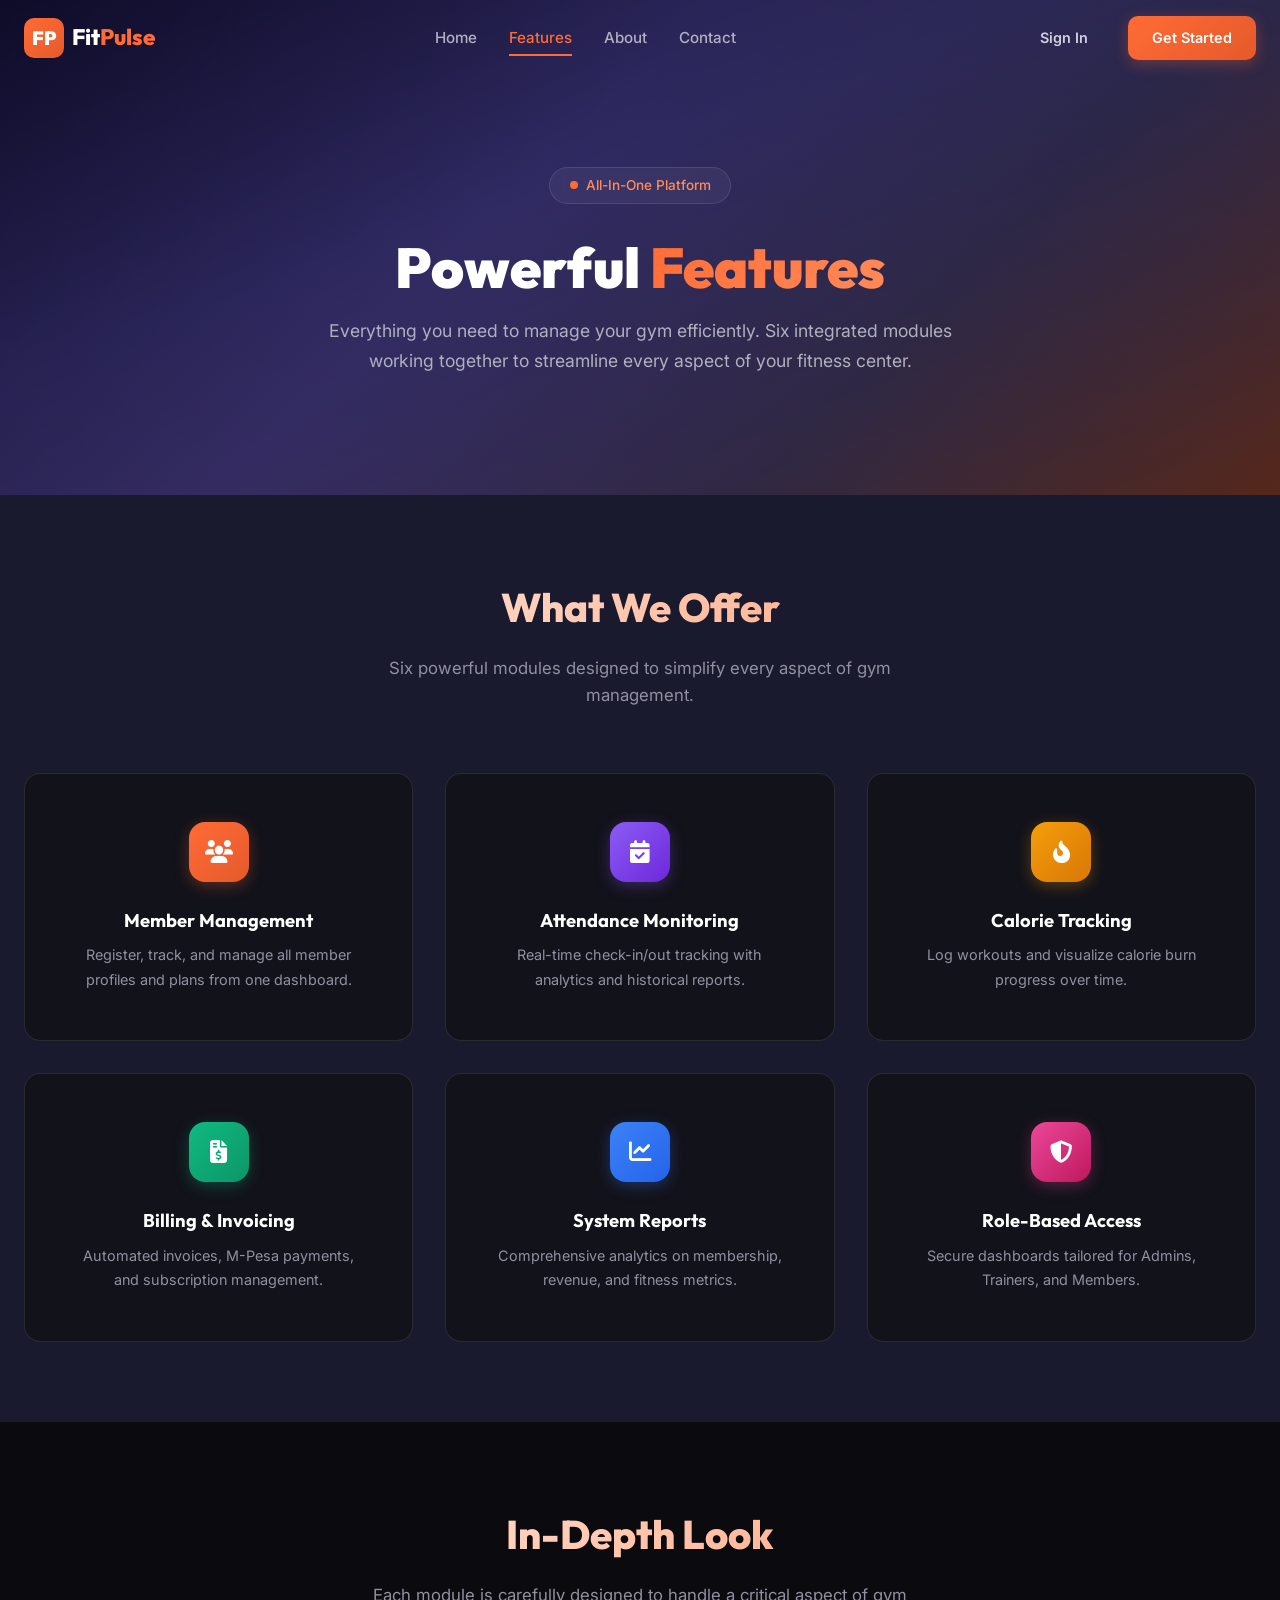
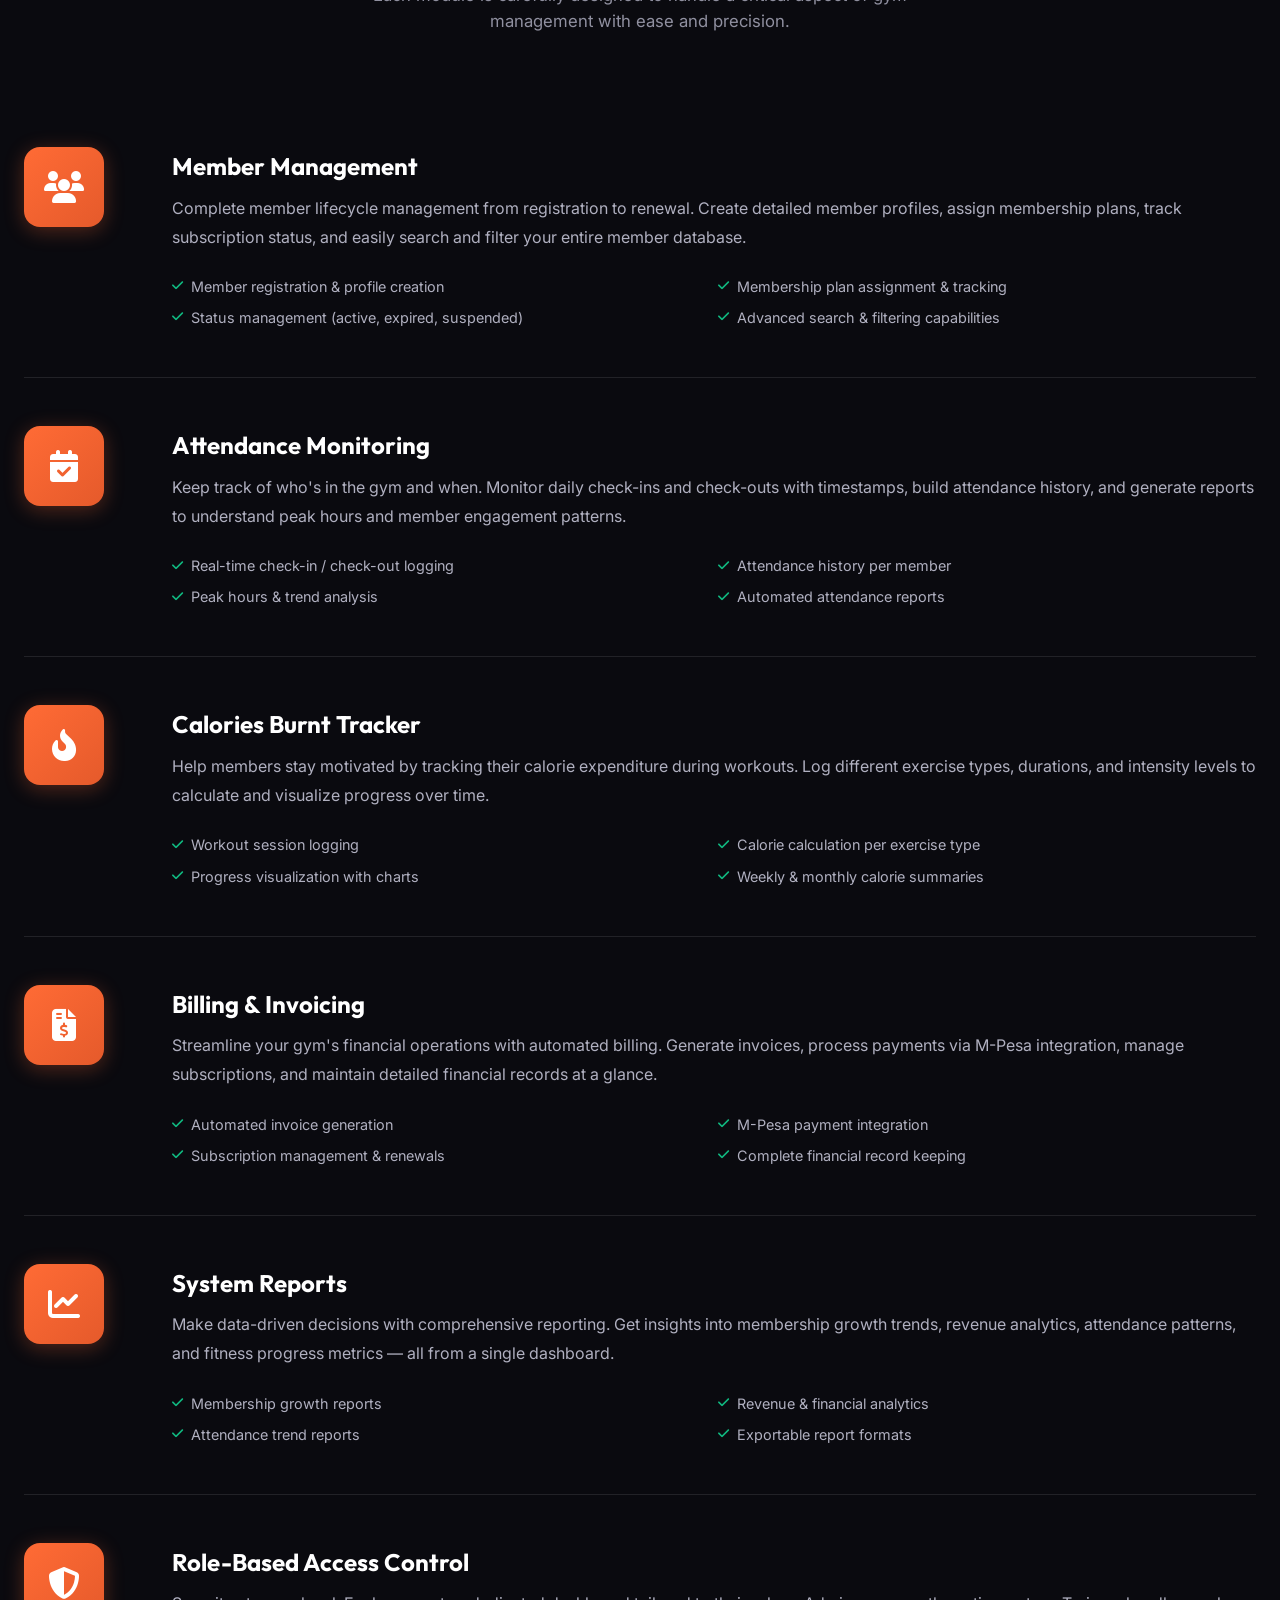
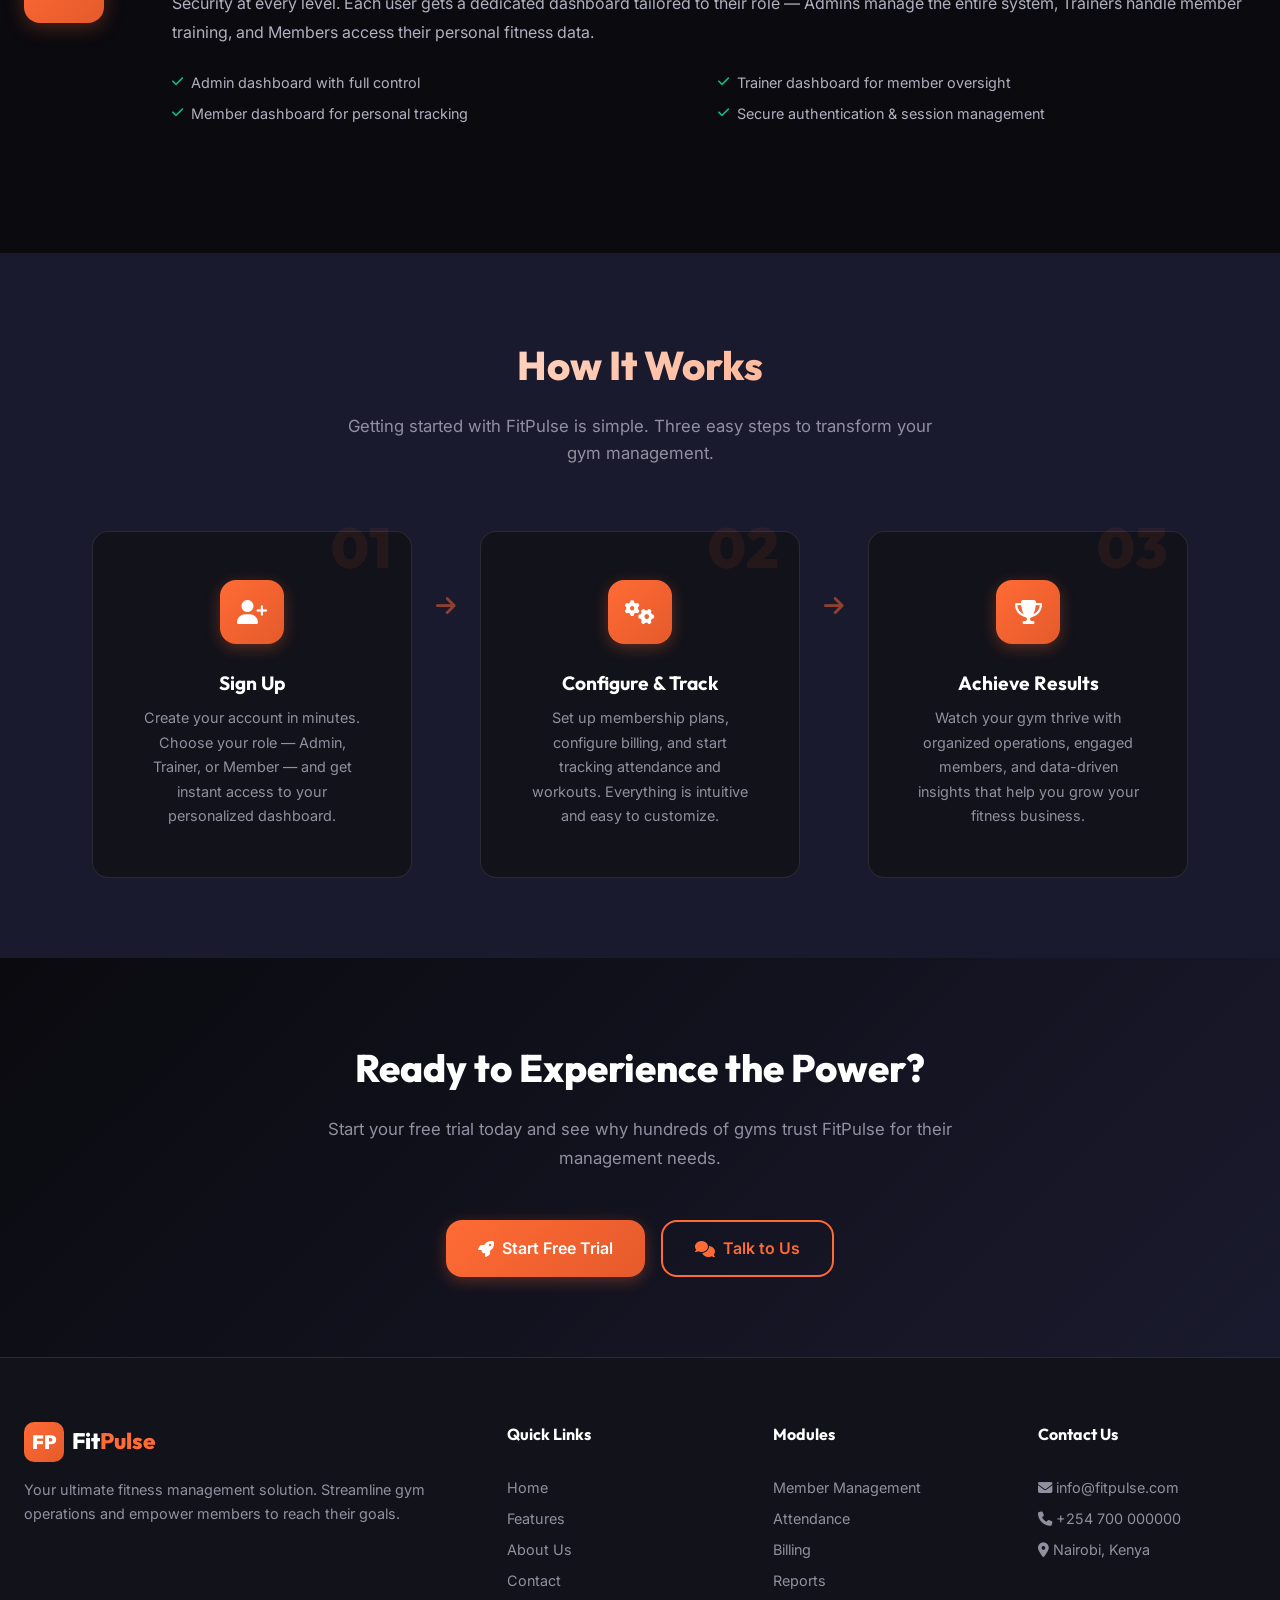
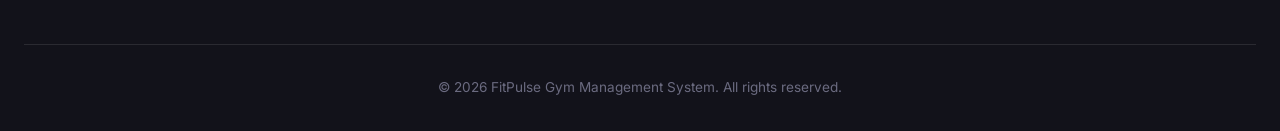
<file: features.html>
<!DOCTYPE html>
<html lang="en">

<head>
    <meta charset="UTF-8">
    <meta name="viewport" content="width=device-width, initial-scale=1.0">
    <meta name="description"
        content="Explore FitPulse's powerful features — member management, attendance monitoring, calorie tracking, billing, reports, and role-based access control.">
    <title>Features - FitPulse Gym Management System</title>
    <link rel="stylesheet" href="css/style.css">
    <link rel="stylesheet" href="https://cdnjs.cloudflare.com/ajax/libs/font-awesome/6.5.1/css/all.min.css">
</head>

<body>

    <!-- ========== NAVBAR ========== -->
    <nav class="navbar scrolled" id="navbar">
        <div class="container">
            <a href="index.html" class="navbar-brand">
                <div class="logo-icon">FP</div>
                <span>Fit<span class="brand-accent">Pulse</span></span>
            </a>

            <div class="nav-links" id="navLinks">
                <a href="index.html">Home</a>
                <a href="features.html" class="nav-active">Features</a>
                <a href="about.html">About</a>
                <a href="contact.html">Contact</a>
            </div>

            <div class="nav-auth" id="navAuth">
                <a href="auth/login.php" class="btn btn-ghost">Sign In</a>
                <a href="auth/register.php" class="btn btn-primary">Get Started</a>
            </div>

            <button class="hamburger" id="hamburger" aria-label="Toggle navigation">
                <span></span>
                <span></span>
                <span></span>
            </button>
        </div>
    </nav>

    <!-- ========== PAGE HERO ========== -->
    <section class="page-hero page-hero--features">
        <div class="page-hero-overlay"></div>
        <div class="page-hero-content">
            <div class="hero-badge">
                <span class="dot"></span>
                All-In-One Platform
            </div>
            <h1>Powerful <span class="highlight">Features</span></h1>
            <p>Everything you need to manage your gym efficiently. Six integrated modules working together to streamline
                every aspect of your fitness center.</p>
        </div>
    </section>

    <!-- ========== FEATURE OVERVIEW GRID ========== -->
    <section class="feature-overview">
        <div class="container">
            <h2 class="section-title">What We Offer</h2>
            <p class="section-subtitle">Six powerful modules designed to simplify every aspect of gym management.</p>

            <div class="feature-overview-grid">
                <div class="feature-overview-card animate-in">
                    <div class="feature-overview-icon">
                        <i class="fas fa-users"></i>
                    </div>
                    <h4>Member Management</h4>
                    <p>Register, track, and manage all member profiles and plans from one dashboard.</p>
                </div>
                <div class="feature-overview-card animate-in">
                    <div class="feature-overview-icon attendance">
                        <i class="fas fa-calendar-check"></i>
                    </div>
                    <h4>Attendance Monitoring</h4>
                    <p>Real-time check-in/out tracking with analytics and historical reports.</p>
                </div>
                <div class="feature-overview-card animate-in">
                    <div class="feature-overview-icon calories">
                        <i class="fas fa-fire-flame-curved"></i>
                    </div>
                    <h4>Calorie Tracking</h4>
                    <p>Log workouts and visualize calorie burn progress over time.</p>
                </div>
                <div class="feature-overview-card animate-in">
                    <div class="feature-overview-icon billing">
                        <i class="fas fa-file-invoice-dollar"></i>
                    </div>
                    <h4>Billing & Invoicing</h4>
                    <p>Automated invoices, M-Pesa payments, and subscription management.</p>
                </div>
                <div class="feature-overview-card animate-in">
                    <div class="feature-overview-icon reports">
                        <i class="fas fa-chart-line"></i>
                    </div>
                    <h4>System Reports</h4>
                    <p>Comprehensive analytics on membership, revenue, and fitness metrics.</p>
                </div>
                <div class="feature-overview-card animate-in">
                    <div class="feature-overview-icon security">
                        <i class="fas fa-shield-halved"></i>
                    </div>
                    <h4>Role-Based Access</h4>
                    <p>Secure dashboards tailored for Admins, Trainers, and Members.</p>
                </div>
            </div>
        </div>
    </section>

    <!-- ========== DETAILED FEATURES ========== -->
    <section class="features-detail">
        <div class="container">
            <h2 class="section-title">In-Depth Look</h2>
            <p class="section-subtitle">Each module is carefully designed to handle a critical aspect of gym management
                with ease and precision.</p>

            <!-- Feature 1 -->
            <div class="feature-detail-row animate-in">
                <div class="feature-detail-icon">
                    <i class="fas fa-users"></i>
                </div>
                <div class="feature-detail-content">
                    <h3>Member Management</h3>
                    <p>Complete member lifecycle management from registration to renewal. Create detailed member
                        profiles, assign membership plans, track subscription status, and easily search and filter your
                        entire member database.</p>
                    <ul class="feature-checklist">
                        <li><i class="fas fa-check"></i> Member registration & profile creation</li>
                        <li><i class="fas fa-check"></i> Membership plan assignment & tracking</li>
                        <li><i class="fas fa-check"></i> Status management (active, expired, suspended)</li>
                        <li><i class="fas fa-check"></i> Advanced search & filtering capabilities</li>
                    </ul>
                </div>
            </div>

            <!-- Feature 2 -->
            <div class="feature-detail-row animate-in">
                <div class="feature-detail-icon">
                    <i class="fas fa-calendar-check"></i>
                </div>
                <div class="feature-detail-content">
                    <h3>Attendance Monitoring</h3>
                    <p>Keep track of who's in the gym and when. Monitor daily check-ins and check-outs with timestamps,
                        build attendance history, and generate reports to understand peak hours and member engagement
                        patterns.</p>
                    <ul class="feature-checklist">
                        <li><i class="fas fa-check"></i> Real-time check-in / check-out logging</li>
                        <li><i class="fas fa-check"></i> Attendance history per member</li>
                        <li><i class="fas fa-check"></i> Peak hours & trend analysis</li>
                        <li><i class="fas fa-check"></i> Automated attendance reports</li>
                    </ul>
                </div>
            </div>

            <!-- Feature 3 -->
            <div class="feature-detail-row animate-in">
                <div class="feature-detail-icon">
                    <i class="fas fa-fire-flame-curved"></i>
                </div>
                <div class="feature-detail-content">
                    <h3>Calories Burnt Tracker</h3>
                    <p>Help members stay motivated by tracking their calorie expenditure during workouts. Log different
                        exercise types, durations, and intensity levels to calculate and visualize progress over time.
                    </p>
                    <ul class="feature-checklist">
                        <li><i class="fas fa-check"></i> Workout session logging</li>
                        <li><i class="fas fa-check"></i> Calorie calculation per exercise type</li>
                        <li><i class="fas fa-check"></i> Progress visualization with charts</li>
                        <li><i class="fas fa-check"></i> Weekly & monthly calorie summaries</li>
                    </ul>
                </div>
            </div>

            <!-- Feature 4 -->
            <div class="feature-detail-row animate-in">
                <div class="feature-detail-icon">
                    <i class="fas fa-file-invoice-dollar"></i>
                </div>
                <div class="feature-detail-content">
                    <h3>Billing & Invoicing</h3>
                    <p>Streamline your gym's financial operations with automated billing. Generate invoices, process
                        payments via M-Pesa integration, manage subscriptions, and maintain detailed financial records
                        at a glance.</p>
                    <ul class="feature-checklist">
                        <li><i class="fas fa-check"></i> Automated invoice generation</li>
                        <li><i class="fas fa-check"></i> M-Pesa payment integration</li>
                        <li><i class="fas fa-check"></i> Subscription management & renewals</li>
                        <li><i class="fas fa-check"></i> Complete financial record keeping</li>
                    </ul>
                </div>
            </div>

            <!-- Feature 5 -->
            <div class="feature-detail-row animate-in">
                <div class="feature-detail-icon">
                    <i class="fas fa-chart-line"></i>
                </div>
                <div class="feature-detail-content">
                    <h3>System Reports</h3>
                    <p>Make data-driven decisions with comprehensive reporting. Get insights into membership growth
                        trends, revenue analytics, attendance patterns, and fitness progress metrics — all from a single
                        dashboard.</p>
                    <ul class="feature-checklist">
                        <li><i class="fas fa-check"></i> Membership growth reports</li>
                        <li><i class="fas fa-check"></i> Revenue & financial analytics</li>
                        <li><i class="fas fa-check"></i> Attendance trend reports</li>
                        <li><i class="fas fa-check"></i> Exportable report formats</li>
                    </ul>
                </div>
            </div>

            <!-- Feature 6 -->
            <div class="feature-detail-row animate-in">
                <div class="feature-detail-icon">
                    <i class="fas fa-shield-halved"></i>
                </div>
                <div class="feature-detail-content">
                    <h3>Role-Based Access Control</h3>
                    <p>Security at every level. Each user gets a dedicated dashboard tailored to their role — Admins
                        manage the entire system, Trainers handle member training, and Members access their personal
                        fitness data.</p>
                    <ul class="feature-checklist">
                        <li><i class="fas fa-check"></i> Admin dashboard with full control</li>
                        <li><i class="fas fa-check"></i> Trainer dashboard for member oversight</li>
                        <li><i class="fas fa-check"></i> Member dashboard for personal tracking</li>
                        <li><i class="fas fa-check"></i> Secure authentication & session management</li>
                    </ul>
                </div>
            </div>
        </div>
    </section>

    <!-- ========== HOW IT WORKS ========== -->
    <section class="how-it-works">
        <div class="container">
            <h2 class="section-title">How It Works</h2>
            <p class="section-subtitle">Getting started with FitPulse is simple. Three easy steps to transform your gym
                management.</p>

            <div class="steps-grid">
                <div class="step-card animate-in">
                    <div class="step-number-big">01</div>
                    <div class="step-icon-wrap">
                        <i class="fas fa-user-plus"></i>
                    </div>
                    <h3>Sign Up</h3>
                    <p>Create your account in minutes. Choose your role — Admin, Trainer, or Member — and get instant
                        access to your personalized dashboard.</p>
                </div>

                <div class="step-connector">
                    <i class="fas fa-arrow-right"></i>
                </div>

                <div class="step-card animate-in">
                    <div class="step-number-big">02</div>
                    <div class="step-icon-wrap">
                        <i class="fas fa-cogs"></i>
                    </div>
                    <h3>Configure & Track</h3>
                    <p>Set up membership plans, configure billing, and start tracking attendance and workouts.
                        Everything is intuitive and easy to customize.</p>
                </div>

                <div class="step-connector">
                    <i class="fas fa-arrow-right"></i>
                </div>

                <div class="step-card animate-in">
                    <div class="step-number-big">03</div>
                    <div class="step-icon-wrap">
                        <i class="fas fa-trophy"></i>
                    </div>
                    <h3>Achieve Results</h3>
                    <p>Watch your gym thrive with organized operations, engaged members, and data-driven insights that
                        help you grow your fitness business.</p>
                </div>
            </div>
        </div>
    </section>

    <!-- ========== CTA SECTION ========== -->
    <section class="page-cta">
        <div class="container">
            <div class="cta-content">
                <h2>Ready to Experience the Power?</h2>
                <p>Start your free trial today and see why hundreds of gyms trust FitPulse for their management needs.
                </p>
                <div class="cta-buttons">
                    <a href="auth/register.php" class="btn btn-primary btn-lg">
                        <i class="fas fa-rocket"></i> Start Free Trial
                    </a>
                    <a href="contact.html" class="btn btn-outline btn-lg">
                        <i class="fas fa-comments"></i> Talk to Us
                    </a>
                </div>
            </div>
        </div>
    </section>

    <!-- ========== FOOTER ========== -->
    <footer class="footer">
        <div class="container">
            <div class="footer-grid">
                <div class="footer-brand">
                    <a href="index.html" class="navbar-brand">
                        <div class="logo-icon">FP</div>
                        <span>Fit<span class="brand-accent">Pulse</span></span>
                    </a>
                    <p>Your ultimate fitness management solution. Streamline gym operations and empower members to reach
                        their goals.</p>
                </div>

                <div class="footer-col">
                    <h4>Quick Links</h4>
                    <a href="index.html">Home</a>
                    <a href="features.html">Features</a>
                    <a href="about.html">About Us</a>
                    <a href="contact.html">Contact</a>
                </div>

                <div class="footer-col">
                    <h4>Modules</h4>
                    <a href="features.html">Member Management</a>
                    <a href="features.html">Attendance</a>
                    <a href="features.html">Billing</a>
                    <a href="features.html">Reports</a>
                </div>

                <div class="footer-col">
                    <h4>Contact Us</h4>
                    <a href="mailto:info@fitpulse.com"><i class="fas fa-envelope"></i> info@fitpulse.com</a>
                    <a href="tel:+254700000000"><i class="fas fa-phone"></i> +254 700 000000</a>
                    <a href="contact.html"><i class="fas fa-location-dot"></i> Nairobi, Kenya</a>
                </div>
            </div>

            <div class="footer-bottom">
                <p>&copy; 2026 FitPulse Gym Management System. All rights reserved.</p>
            </div>
        </div>
    </footer>

    <script src="js/main.js"></script>
</body>

</html>
</file>
<file: css/style.css>
/* ============================================
   GYM FITNESS MANAGEMENT SYSTEM
   Design System & Global Styles
   ============================================ */

/* ---------- Google Fonts ---------- */
@import url('https://fonts.googleapis.com/css2?family=Inter:wght@300;400;500;600;700;800;900&family=Outfit:wght@400;500;600;700;800;900&display=swap');

/* ---------- CSS Custom Properties ---------- */
:root {
  /* Primary palette */
  --primary: #ff6b35;
  --primary-dark: #e55a2b;
  --primary-light: #ff8c5a;
  --primary-glow: rgba(255, 107, 53, 0.3);

  /* Secondary palette */
  --secondary: #1a1a2e;
  --secondary-light: #16213e;
  --accent: #0f3460;

  /* Neutral palette */
  --dark: #0a0a0f;
  --dark-card: #12121a;
  --dark-surface: #1a1a2e;
  --gray-900: #1e1e2e;
  --gray-800: #2a2a3e;
  --gray-700: #3a3a4e;
  --gray-600: #4a4a5e;
  --gray-500: #6b6b80;
  --gray-400: #9090a0;
  --gray-300: #b0b0c0;
  --gray-200: #d0d0dd;
  --gray-100: #e8e8f0;
  --white: #ffffff;

  /* Status colors */
  --success: #10b981;
  --success-light: rgba(16, 185, 129, 0.15);
  --warning: #f59e0b;
  --warning-light: rgba(245, 158, 11, 0.15);
  --danger: #ef4444;
  --danger-light: rgba(239, 68, 68, 0.15);
  --info: #3b82f6;
  --info-light: rgba(59, 130, 246, 0.15);

  /* Typography */
  --font-display: 'Outfit', sans-serif;
  --font-body: 'Inter', sans-serif;

  /* Spacing */
  --space-xs: 0.25rem;
  --space-sm: 0.5rem;
  --space-md: 1rem;
  --space-lg: 1.5rem;
  --space-xl: 2rem;
  --space-2xl: 3rem;
  --space-3xl: 4rem;

  /* Border radius */
  --radius-sm: 6px;
  --radius-md: 10px;
  --radius-lg: 16px;
  --radius-xl: 24px;
  --radius-full: 50%;

  /* Shadows */
  --shadow-sm: 0 2px 8px rgba(0, 0, 0, 0.15);
  --shadow-md: 0 4px 20px rgba(0, 0, 0, 0.25);
  --shadow-lg: 0 8px 40px rgba(0, 0, 0, 0.35);
  --shadow-glow: 0 0 30px var(--primary-glow);

  /* Transitions */
  --transition-fast: 0.15s ease;
  --transition-base: 0.3s ease;
  --transition-slow: 0.5s ease;

  /* Glass */
  --glass-bg: rgba(255, 255, 255, 0.05);
  --glass-border: rgba(255, 255, 255, 0.1);
  --glass-bg-strong: rgba(255, 255, 255, 0.1);
}

/* ---------- Reset & Base ---------- */
*, *::before, *::after {
  margin: 0;
  padding: 0;
  box-sizing: border-box;
}

html {
  scroll-behavior: smooth;
  font-size: 16px;
  width: 100%;
  max-width: 100%;
  overflow-x: clip;
}

body {
  font-family: var(--font-body);
  background: var(--dark);
  color: var(--gray-200);
  line-height: 1.6;
  width: 100%;
  max-width: 100%;
  overflow-x: clip;
  -webkit-font-smoothing: antialiased;
}

a {
  text-decoration: none;
  color: inherit;
  transition: color var(--transition-fast);
}

img {
  max-width: 100%;
  display: block;
}

ul, ol {
  list-style: none;
}

button {
  cursor: pointer;
  border: none;
  outline: none;
  font-family: var(--font-body);
}

input, select, textarea {
  font-family: var(--font-body);
  outline: none;
}

/* ---------- Utility Classes ---------- */
.container {
  width: min(100%, 1280px);
  max-width: 1280px;
  margin: 0 auto;
  padding: 0 var(--space-lg);
}

section,
nav,
footer,
.dashboard,
.auth-page,
.hero,
.page-hero,
.main-content,
.sidebar,
.card,
.modal,
.contact-layout,
.about-grid,
.features-grid,
.charts-grid,
.stats-grid,
.footer-grid {
  max-width: 100%;
}

.section-title {
  font-family: var(--font-display);
  font-size: 2.5rem;
  font-weight: 800;
  text-align: center;
  margin-bottom: var(--space-md);
  background: linear-gradient(135deg, var(--white), var(--primary-light));
  -webkit-background-clip: text;
  -webkit-text-fill-color: transparent;
  background-clip: text;
}

.section-subtitle {
  text-align: center;
  color: var(--gray-400);
  max-width: 600px;
  margin: 0 auto var(--space-3xl);
  font-size: 1.05rem;
}

/* ---------- NAVBAR ---------- */
.navbar {
  position: fixed;
  top: 0;
  left: 0;
  width: 100%;
  z-index: 1000;
  padding: var(--space-md) 0;
  transition: background var(--transition-base), padding var(--transition-base), box-shadow var(--transition-base);
}

.navbar.scrolled {
  background: rgba(10, 10, 15, 0.95);
  backdrop-filter: blur(20px);
  padding: var(--space-sm) 0;
  box-shadow: 0 2px 20px rgba(0, 0, 0, 0.5);
}

.navbar .container {
  display: flex;
  align-items: center;
  justify-content: space-between;
}

.navbar-brand {
  display: flex;
  align-items: center;
  gap: var(--space-sm);
}

.navbar-brand .logo-icon {
  width: 40px;
  height: 40px;
  background: linear-gradient(135deg, var(--primary), var(--primary-dark));
  border-radius: var(--radius-md);
  display: flex;
  align-items: center;
  justify-content: center;
  font-size: 1.2rem;
  color: var(--white);
  font-weight: 900;
  font-family: var(--font-display);
}

.navbar-brand span {
  font-family: var(--font-display);
  font-size: 1.4rem;
  font-weight: 800;
  color: var(--white);
}

.navbar-brand .brand-accent {
  color: var(--primary);
}

.nav-links {
  display: flex;
  align-items: center;
  gap: var(--space-xl);
}

.nav-links a {
  color: var(--gray-300);
  font-size: 0.95rem;
  font-weight: 500;
  position: relative;
  padding: var(--space-xs) 0;
}

.nav-links a::after {
  content: '';
  position: absolute;
  bottom: -2px;
  left: 0;
  width: 0;
  height: 2px;
  background: var(--primary);
  transition: width var(--transition-base);
}

.nav-links a:hover {
  color: var(--white);
}

.nav-links a:hover::after {
  width: 100%;
}

.nav-auth {
  display: flex;
  align-items: center;
  gap: var(--space-md);
}

.btn {
  display: inline-flex;
  align-items: center;
  justify-content: center;
  gap: var(--space-sm);
  padding: 0.65rem 1.5rem;
  border-radius: var(--radius-md);
  font-weight: 600;
  font-size: 0.9rem;
  transition: all var(--transition-base);
  white-space: nowrap;
}

.btn-ghost {
  color: var(--gray-200);
  background: transparent;
}

.btn-ghost:hover {
  color: var(--white);
  background: var(--glass-bg);
}

.btn-primary {
  background: linear-gradient(135deg, var(--primary), var(--primary-dark));
  color: var(--white);
  box-shadow: 0 4px 15px var(--primary-glow);
}

.btn-primary:hover {
  transform: translateY(-2px);
  box-shadow: 0 6px 25px var(--primary-glow);
}

.btn-outline {
  border: 2px solid var(--primary);
  color: var(--primary);
  background: transparent;
}

.btn-outline:hover {
  background: var(--primary);
  color: var(--white);
  transform: translateY(-2px);
}

.btn-lg {
  padding: 0.85rem 2rem;
  font-size: 1rem;
  border-radius: var(--radius-lg);
}

.btn-sm {
  padding: 0.45rem 1rem;
  font-size: 0.85rem;
}

.btn-success {
  background: var(--success);
  color: var(--white);
}

.btn-success:hover {
  background: #0d9668;
  transform: translateY(-1px);
}

.btn-danger {
  background: var(--danger);
  color: var(--white);
}

.btn-danger:hover {
  background: #dc2626;
  transform: translateY(-1px);
}

.btn-warning {
  background: var(--warning);
  color: var(--dark);
}

.btn-icon {
  width: 38px;
  height: 38px;
  padding: 0;
  border-radius: var(--radius-sm);
  background: var(--glass-bg);
  color: var(--gray-300);
  border: 1px solid var(--glass-border);
}

.btn-icon:hover {
  background: var(--glass-bg-strong);
  color: var(--white);
}

/* Hamburger */
.hamburger {
  display: none;
  flex-direction: column;
  gap: 5px;
  background: none;
  padding: var(--space-sm);
}

.hamburger span {
  width: 24px;
  height: 2px;
  background: var(--white);
  transition: all var(--transition-base);
}

.hamburger.active span:nth-child(1) {
  transform: rotate(45deg) translate(5px, 5px);
}

.hamburger.active span:nth-child(2) {
  opacity: 0;
}

.hamburger.active span:nth-child(3) {
  transform: rotate(-45deg) translate(5px, -5px);
}

/* ---------- HERO SECTION ---------- */
.hero {
  position: relative;
  min-height: 100vh;
  display: flex;
  align-items: center;
  justify-content: center;
  overflow: hidden;
}

.hero-bg {
  position: absolute;
  top: 0;
  left: 0;
  width: 100%;
  height: 100%;
  z-index: 0;
}

.hero-bg img {
  width: 100%;
  height: 100%;
  object-fit: cover;
}

.hero-overlay {
  position: absolute;
  top: 0;
  left: 0;
  width: 100%;
  height: 100%;
  background: linear-gradient(
    135deg,
    rgba(10, 10, 15, 0.85) 0%,
    rgba(10, 10, 15, 0.6) 50%,
    rgba(255, 107, 53, 0.15) 100%
  );
  z-index: 1;
}

.hero-content {
  position: relative;
  z-index: 2;
  text-align: center;
  max-width: 800px;
  padding: 0 var(--space-lg);
  animation: fadeInUp 1s ease;
}

.hero-badge {
  display: inline-flex;
  align-items: center;
  gap: var(--space-sm);
  background: var(--glass-bg);
  backdrop-filter: blur(10px);
  border: 1px solid var(--glass-border);
  padding: 0.4rem 1.2rem;
  border-radius: var(--radius-xl);
  font-size: 0.85rem;
  color: var(--primary-light);
  margin-bottom: var(--space-xl);
  font-weight: 500;
}

.hero-badge .dot {
  width: 8px;
  height: 8px;
  background: var(--primary);
  border-radius: 50%;
  animation: pulse 2s infinite;
}

.hero h1 {
  font-family: var(--font-display);
  font-size: 4.5rem;
  font-weight: 900;
  line-height: 1.1;
  margin-bottom: var(--space-lg);
  color: var(--white);
}

.hero h1 .highlight {
  background: linear-gradient(135deg, var(--primary), var(--primary-light));
  -webkit-background-clip: text;
  -webkit-text-fill-color: transparent;
  background-clip: text;
}

.hero p {
  font-size: 1.2rem;
  color: var(--gray-300);
  max-width: 550px;
  margin: 0 auto var(--space-2xl);
  line-height: 1.7;
}

.hero-buttons {
  display: flex;
  gap: var(--space-md);
  justify-content: center;
  flex-wrap: wrap;
}

.hero-stats {
  display: flex;
  gap: var(--space-3xl);
  justify-content: center;
  margin-top: var(--space-3xl);
}

.hero-stat {
  text-align: center;
}

.hero-stat .number {
  font-family: var(--font-display);
  font-size: 2.2rem;
  font-weight: 800;
  color: var(--primary);
}

.hero-stat .label {
  font-size: 0.85rem;
  color: var(--gray-400);
  margin-top: var(--space-xs);
}

/* ---------- FEATURES SECTION ---------- */
.features {
  padding: 6rem 0;
  background: var(--dark);
}

.features-grid {
  display: grid;
  grid-template-columns: repeat(3, 1fr);
  gap: var(--space-xl);
}

.feature-card {
  background: var(--dark-card);
  border: 1px solid var(--glass-border);
  border-radius: var(--radius-lg);
  padding: var(--space-2xl);
  transition: all var(--transition-base);
  position: relative;
  overflow: hidden;
}

.feature-card::before {
  content: '';
  position: absolute;
  top: 0;
  left: 0;
  width: 100%;
  height: 3px;
  background: linear-gradient(90deg, var(--primary), transparent);
  opacity: 0;
  transition: opacity var(--transition-base);
}

.feature-card:hover {
  transform: translateY(-5px);
  border-color: rgba(255, 107, 53, 0.3);
  box-shadow: var(--shadow-lg);
}

.feature-card:hover::before {
  opacity: 1;
}

.feature-icon {
  width: 56px;
  height: 56px;
  background: linear-gradient(135deg, var(--primary), var(--primary-dark));
  border-radius: var(--radius-md);
  display: flex;
  align-items: center;
  justify-content: center;
  font-size: 1.5rem;
  margin-bottom: var(--space-lg);
  box-shadow: 0 4px 15px var(--primary-glow);
}

.feature-card h3 {
  font-family: var(--font-display);
  font-size: 1.3rem;
  font-weight: 700;
  color: var(--white);
  margin-bottom: var(--space-sm);
}

.feature-card p {
  color: var(--gray-400);
  font-size: 0.95rem;
  line-height: 1.6;
}

/* ---------- ABOUT SECTION ---------- */
.about {
  padding: 6rem 0;
  background: var(--secondary);
}

.about-grid {
  display: grid;
  grid-template-columns: 1fr 1fr;
  gap: var(--space-3xl);
  align-items: center;
}

.about-image {
  border-radius: var(--radius-lg);
  overflow: hidden;
  box-shadow: var(--shadow-lg);
}

.about-image img {
  width: 100%;
  height: 400px;
  object-fit: cover;
}

.about-text h2 {
  font-family: var(--font-display);
  font-size: 2.2rem;
  font-weight: 800;
  color: var(--white);
  margin-bottom: var(--space-lg);
}

.about-text h2 .highlight {
  color: var(--primary);
}

.about-text p {
  color: var(--gray-300);
  line-height: 1.8;
  margin-bottom: var(--space-lg);
}

.about-list {
  display: grid;
  gap: var(--space-md);
}

.about-list-item {
  display: flex;
  align-items: center;
  gap: var(--space-md);
  color: var(--gray-200);
}

.about-list-item .check {
  width: 24px;
  height: 24px;
  background: var(--success-light);
  border-radius: var(--radius-full);
  display: flex;
  align-items: center;
  justify-content: center;
  color: var(--success);
  font-size: 0.8rem;
  flex-shrink: 0;
}

/* ---------- CONTACT / FOOTER ---------- */
.footer {
  padding: 4rem 0 2rem;
  background: var(--dark-card);
  border-top: 1px solid var(--glass-border);
}

.footer-grid {
  display: grid;
  grid-template-columns: 2fr 1fr 1fr 1fr;
  gap: var(--space-2xl);
  margin-bottom: var(--space-2xl);
}

.footer-brand p {
  color: var(--gray-400);
  margin-top: var(--space-md);
  line-height: 1.7;
  font-size: 0.9rem;
}

.footer-col h4 {
  font-family: var(--font-display);
  font-size: 1rem;
  font-weight: 700;
  color: var(--white);
  margin-bottom: var(--space-lg);
}

.footer-col a {
  display: block;
  color: var(--gray-400);
  padding: var(--space-xs) 0;
  font-size: 0.9rem;
}

.footer-col a:hover {
  color: var(--primary);
}

.footer-bottom {
  text-align: center;
  padding-top: var(--space-xl);
  border-top: 1px solid var(--glass-border);
  color: var(--gray-500);
  font-size: 0.85rem;
}

/* ---------- AUTH PAGES ---------- */
.auth-page {
  min-height: 100vh;
  display: flex;
  align-items: center;
  justify-content: center;
  background: var(--dark);
  padding: var(--space-xl);
  position: relative;
}

.auth-page::before {
  content: '';
  position: absolute;
  top: 0;
  right: 0;
  width: 50%;
  height: 100%;
  background: linear-gradient(135deg, rgba(255, 107, 53, 0.05), rgba(255, 107, 53, 0.02));
  clip-path: polygon(20% 0, 100% 0, 100% 100%, 0 100%);
}

.auth-card {
  background: var(--dark-card);
  border: 1px solid var(--glass-border);
  border-radius: var(--radius-xl);
  padding: var(--space-3xl);
  width: 100%;
  max-width: 480px;
  position: relative;
  z-index: 1;
  box-shadow: var(--shadow-lg);
}

.auth-card .auth-header {
  text-align: center;
  margin-bottom: var(--space-2xl);
}

.auth-card .auth-logo {
  width: 50px;
  height: 50px;
  background: linear-gradient(135deg, var(--primary), var(--primary-dark));
  border-radius: var(--radius-md);
  display: flex;
  align-items: center;
  justify-content: center;
  font-size: 1.5rem;
  color: var(--white);
  font-weight: 900;
  font-family: var(--font-display);
  margin: 0 auto var(--space-lg);
}

.auth-card h2 {
  font-family: var(--font-display);
  font-size: 1.8rem;
  font-weight: 800;
  color: var(--white);
  margin-bottom: var(--space-sm);
}

.auth-card .auth-subtitle {
  color: var(--gray-400);
  font-size: 0.95rem;
}

.form-group {
  margin-bottom: var(--space-lg);
}

.form-group label {
  display: block;
  font-size: 0.85rem;
  font-weight: 600;
  color: var(--gray-300);
  margin-bottom: var(--space-sm);
}

.form-control {
  width: 100%;
  padding: 0.75rem 1rem;
  background: var(--gray-900);
  border: 1px solid var(--gray-700);
  border-radius: var(--radius-md);
  color: var(--white);
  font-size: 0.95rem;
  transition: all var(--transition-fast);
}

.form-control:focus {
  border-color: var(--primary);
  box-shadow: 0 0 0 3px var(--primary-glow);
}

.form-control::placeholder {
  color: var(--gray-500);
}

select.form-control {
  appearance: none;
  background-image: url("data:image/svg+xml,%3Csvg xmlns='http://www.w3.org/2000/svg' width='12' height='12' fill='%236b6b80' viewBox='0 0 16 16'%3E%3Cpath d='M8 11L3 6h10l-5 5z'/%3E%3C/svg%3E");
  background-repeat: no-repeat;
  background-position: right 1rem center;
  padding-right: 2.5rem;
}

.form-row {
  display: grid;
  grid-template-columns: 1fr 1fr;
  gap: var(--space-md);
}

.form-footer {
  display: flex;
  justify-content: space-between;
  align-items: center;
  margin-bottom: var(--space-lg);
  font-size: 0.85rem;
}

.form-footer a {
  color: var(--primary);
  font-weight: 500;
}

.form-footer a:hover {
  color: var(--primary-light);
}

.auth-btn {
  width: 100%;
  padding: 0.85rem;
  border-radius: var(--radius-md);
  font-size: 1rem;
  font-weight: 700;
}

.auth-divider {
  text-align: center;
  margin: var(--space-xl) 0;
  color: var(--gray-500);
  font-size: 0.85rem;
  position: relative;
}

.auth-divider::before,
.auth-divider::after {
  content: '';
  position: absolute;
  top: 50%;
  width: 40%;
  height: 1px;
  background: var(--gray-700);
}

.auth-divider::before { left: 0; }
.auth-divider::after { right: 0; }

.auth-alt {
  text-align: center;
  color: var(--gray-400);
  font-size: 0.9rem;
}

.auth-alt a {
  color: var(--primary);
  font-weight: 600;
}

/* Alert messages */
.alert {
  padding: 0.75rem 1rem;
  border-radius: var(--radius-md);
  margin-bottom: var(--space-lg);
  font-size: 0.9rem;
  font-weight: 500;
  display: flex;
  align-items: center;
  gap: var(--space-sm);
}

.alert-success {
  background: var(--success-light);
  color: var(--success);
  border: 1px solid rgba(16, 185, 129, 0.3);
}

.alert-danger {
  background: var(--danger-light);
  color: var(--danger);
  border: 1px solid rgba(239, 68, 68, 0.3);
}

.alert-warning {
  background: var(--warning-light);
  color: var(--warning);
  border: 1px solid rgba(245, 158, 11, 0.3);
}

.alert-info {
  background: var(--info-light);
  color: var(--info);
  border: 1px solid rgba(59, 130, 246, 0.3);
}

/* ---------- DASHBOARD LAYOUT ---------- */
.dashboard {
  display: flex;
  min-height: 100vh;
}

.sidebar {
  width: 260px;
  background: var(--dark-card);
  border-right: 1px solid var(--glass-border);
  padding: var(--space-lg) 0;
  position: fixed;
  top: 0;
  left: 0;
  height: 100vh;
  overflow-y: auto;
  z-index: 100;
  transition: transform var(--transition-base);
}

.sidebar-brand {
  display: flex;
  align-items: center;
  gap: var(--space-sm);
  padding: 0 var(--space-lg);
  margin-bottom: var(--space-2xl);
}

.sidebar-brand .logo-icon {
  width: 36px;
  height: 36px;
  background: linear-gradient(135deg, var(--primary), var(--primary-dark));
  border-radius: var(--radius-sm);
  display: flex;
  align-items: center;
  justify-content: center;
  color: var(--white);
  font-weight: 900;
  font-family: var(--font-display);
  font-size: 1rem;
}

.sidebar-brand span {
  font-family: var(--font-display);
  font-weight: 700;
  color: var(--white);
  font-size: 1.1rem;
}

.sidebar-menu {
  padding: 0 var(--space-md);
}

.sidebar-label {
  font-size: 0.7rem;
  text-transform: uppercase;
  letter-spacing: 1.5px;
  color: var(--gray-500);
  padding: var(--space-md) var(--space-md) var(--space-sm);
  font-weight: 600;
}

.sidebar-link {
  display: flex;
  align-items: center;
  gap: var(--space-md);
  padding: 0.7rem var(--space-md);
  border-radius: var(--radius-md);
  color: var(--gray-400);
  font-size: 0.9rem;
  font-weight: 500;
  transition: all var(--transition-fast);
  margin-bottom: 2px;
}

.sidebar-link:hover {
  background: var(--glass-bg);
  color: var(--white);
}

.sidebar-link.active {
  background: linear-gradient(135deg, rgba(255, 107, 53, 0.15), rgba(255, 107, 53, 0.05));
  color: var(--primary);
  font-weight: 600;
}

.sidebar-link .icon {
  width: 20px;
  text-align: center;
  font-size: 1rem;
}

.sidebar-footer {
  position: absolute;
  bottom: 0;
  left: 0;
  width: 100%;
  padding: var(--space-lg);
  border-top: 1px solid var(--glass-border);
}

.sidebar-user {
  display: flex;
  align-items: center;
  gap: var(--space-md);
}

.sidebar-user .avatar {
  width: 36px;
  height: 36px;
  background: linear-gradient(135deg, var(--primary), var(--primary-dark));
  border-radius: var(--radius-full);
  display: flex;
  align-items: center;
  justify-content: center;
  color: var(--white);
  font-weight: 700;
  font-size: 0.85rem;
}

.sidebar-user .user-info .name {
  font-size: 0.85rem;
  font-weight: 600;
  color: var(--white);
}

.sidebar-user .user-info .role {
  font-size: 0.75rem;
  color: var(--gray-500);
}

/* Main Content */
.main-content {
  flex: 1;
  margin-left: 260px;
  padding: var(--space-xl) var(--space-2xl);
  min-height: 100vh;
}

.main-header {
  display: flex;
  align-items: center;
  justify-content: space-between;
  margin-bottom: var(--space-2xl);
}

.main-header h1 {
  font-family: var(--font-display);
  font-size: 1.8rem;
  font-weight: 800;
  color: var(--white);
}

.main-header p {
  color: var(--gray-400);
  font-size: 0.9rem;
  margin-top: var(--space-xs);
}

.sidebar-toggle {
  display: none;
  width: 40px;
  height: 40px;
  background: var(--dark-card);
  border: 1px solid var(--glass-border);
  border-radius: var(--radius-sm);
  color: var(--white);
  font-size: 1.2rem;
  align-items: center;
  justify-content: center;
  cursor: pointer;
}

/* ---------- DASHBOARD CARDS ---------- */
.stats-grid {
  display: grid;
  grid-template-columns: repeat(4, 1fr);
  gap: var(--space-lg);
  margin-bottom: var(--space-2xl);
}

.stat-card {
  background: var(--dark-card);
  border: 1px solid var(--glass-border);
  border-radius: var(--radius-lg);
  padding: var(--space-xl);
  transition: all var(--transition-base);
}

.stat-card:hover {
  transform: translateY(-3px);
  box-shadow: var(--shadow-md);
}

.stat-card .stat-header {
  display: flex;
  align-items: center;
  justify-content: space-between;
  margin-bottom: var(--space-md);
}

.stat-card .stat-icon {
  width: 44px;
  height: 44px;
  border-radius: var(--radius-md);
  display: flex;
  align-items: center;
  justify-content: center;
  font-size: 1.2rem;
}

.stat-icon.orange {
  background: rgba(255, 107, 53, 0.15);
  color: var(--primary);
}

.stat-icon.green {
  background: var(--success-light);
  color: var(--success);
}

.stat-icon.blue {
  background: var(--info-light);
  color: var(--info);
}

.stat-icon.yellow {
  background: var(--warning-light);
  color: var(--warning);
}

.stat-card .stat-value {
  font-family: var(--font-display);
  font-size: 2rem;
  font-weight: 800;
  color: var(--white);
}

.stat-card .stat-label {
  font-size: 0.85rem;
  color: var(--gray-400);
  margin-top: var(--space-xs);
}

.stat-card .stat-change {
  font-size: 0.8rem;
  font-weight: 600;
  margin-top: var(--space-sm);
}

.stat-change.positive {
  color: var(--success);
}

.stat-change.negative {
  color: var(--danger);
}

/* ---------- DATA TABLE ---------- */
.card {
  background: var(--dark-card);
  border: 1px solid var(--glass-border);
  border-radius: var(--radius-lg);
  overflow: hidden;
}

.card-header {
  display: flex;
  align-items: center;
  justify-content: space-between;
  padding: var(--space-lg) var(--space-xl);
  border-bottom: 1px solid var(--glass-border);
}

.card-header h3 {
  font-family: var(--font-display);
  font-size: 1.1rem;
  font-weight: 700;
  color: var(--white);
}

.card-body {
  padding: var(--space-xl);
}

.card-body.no-padding {
  padding: 0;
}

.data-table {
  width: 100%;
  border-collapse: collapse;
}

.data-table th {
  text-align: left;
  padding: 0.85rem var(--space-xl);
  font-size: 0.8rem;
  font-weight: 600;
  text-transform: uppercase;
  letter-spacing: 0.5px;
  color: var(--gray-400);
  background: var(--gray-900);
  border-bottom: 1px solid var(--glass-border);
}

.data-table td {
  padding: 0.85rem var(--space-xl);
  font-size: 0.9rem;
  color: var(--gray-200);
  border-bottom: 1px solid rgba(255, 255, 255, 0.04);
}

.data-table tbody tr:hover {
  background: var(--glass-bg);
}

.data-table .user-cell {
  display: flex;
  align-items: center;
  gap: var(--space-md);
}

.data-table .user-avatar {
  width: 34px;
  height: 34px;
  border-radius: var(--radius-full);
  background: linear-gradient(135deg, var(--primary), var(--primary-dark));
  display: flex;
  align-items: center;
  justify-content: center;
  color: var(--white);
  font-weight: 700;
  font-size: 0.8rem;
}

.badge {
  display: inline-flex;
  align-items: center;
  padding: 0.25rem 0.75rem;
  border-radius: var(--radius-xl);
  font-size: 0.75rem;
  font-weight: 600;
}

.badge-success { background: var(--success-light); color: var(--success); }
.badge-warning { background: var(--warning-light); color: var(--warning); }
.badge-danger { background: var(--danger-light); color: var(--danger); }
.badge-info { background: var(--info-light); color: var(--info); }

/* Search & Filters */
.search-bar {
  display: flex;
  align-items: center;
  gap: var(--space-md);
}

.search-input {
  display: flex;
  align-items: center;
  gap: var(--space-sm);
  background: var(--gray-900);
  border: 1px solid var(--gray-700);
  border-radius: var(--radius-md);
  padding: 0.5rem 1rem;
}

.search-input input {
  background: none;
  border: none;
  color: var(--white);
  font-size: 0.9rem;
  width: 200px;
}

.search-input .icon {
  color: var(--gray-500);
}

/* ---------- MODAL ---------- */
.modal-overlay {
  display: none;
  position: fixed;
  top: 0;
  left: 0;
  width: 100%;
  height: 100%;
  background: rgba(0, 0, 0, 0.7);
  backdrop-filter: blur(5px);
  z-index: 1000;
  align-items: center;
  justify-content: center;
}

.modal-overlay.active {
  display: flex;
}

.modal {
  background: var(--dark-card);
  border: 1px solid var(--glass-border);
  border-radius: var(--radius-xl);
  width: 100%;
  max-width: 550px;
  max-height: 90vh;
  overflow-y: auto;
  box-shadow: var(--shadow-lg);
}

.modal-header {
  display: flex;
  align-items: center;
  justify-content: space-between;
  padding: var(--space-xl);
  border-bottom: 1px solid var(--glass-border);
}

.modal-header h3 {
  font-family: var(--font-display);
  font-size: 1.2rem;
  font-weight: 700;
  color: var(--white);
}

.modal-close {
  width: 32px;
  height: 32px;
  display: flex;
  align-items: center;
  justify-content: center;
  background: var(--glass-bg);
  border-radius: var(--radius-sm);
  color: var(--gray-400);
  cursor: pointer;
  border: none;
  font-size: 1.1rem;
  transition: all var(--transition-fast);
}

.modal-close:hover {
  background: var(--danger);
  color: var(--white);
}

.modal-body {
  padding: var(--space-xl);
}

.modal-footer {
  display: flex;
  justify-content: flex-end;
  gap: var(--space-md);
  padding: var(--space-lg) var(--space-xl);
  border-top: 1px solid var(--glass-border);
}

/* ---------- CHARTS CONTAINER ---------- */
.charts-grid {
  display: grid;
  grid-template-columns: repeat(2, 1fr);
  gap: var(--space-xl);
  margin-bottom: var(--space-2xl);
}

.chart-container {
  padding: var(--space-lg);
}

/* ---------- PAGINATION ---------- */
.pagination {
  display: flex;
  justify-content: center;
  align-items: center;
  gap: var(--space-sm);
  padding: var(--space-xl);
}

.pagination button {
  width: 36px;
  height: 36px;
  border-radius: var(--radius-sm);
  background: var(--glass-bg);
  border: 1px solid var(--glass-border);
  color: var(--gray-400);
  font-size: 0.85rem;
  transition: all var(--transition-fast);
}

.pagination button:hover,
.pagination button.active {
  background: var(--primary);
  color: var(--white);
  border-color: var(--primary);
}

/* ---------- ANIMATIONS ---------- */
@keyframes fadeInUp {
  from {
    opacity: 0;
    transform: translateY(30px);
  }
  to {
    opacity: 1;
    transform: translateY(0);
  }
}

@keyframes fadeIn {
  from { opacity: 0; }
  to { opacity: 1; }
}

@keyframes pulse {
  0%, 100% { opacity: 1; }
  50% { opacity: 0.4; }
}

@keyframes slideInLeft {
  from {
    opacity: 0;
    transform: translateX(-20px);
  }
  to {
    opacity: 1;
    transform: translateX(0);
  }
}

.animate-in {
  animation: fadeInUp 0.6s ease forwards;
  opacity: 0;
}

/* ---------- RESPONSIVE ---------- */

/* === LARGE TABLETS / SMALL DESKTOPS (≤1200px) === */
@media (max-width: 1200px) {
  .stats-grid {
    grid-template-columns: repeat(2, 1fr) !important;
  }
  .charts-grid {
    grid-template-columns: 1fr;
  }
  .main-content {
    padding: var(--space-lg) var(--space-xl);
  }
}

/* === TABLETS (≤992px) === */
@media (max-width: 992px) {
  /* Landing page grids */
  .features-grid {
    grid-template-columns: repeat(2, 1fr);
  }
  .about-grid {
    grid-template-columns: 1fr;
    text-align: center;
  }
  .footer-grid {
    grid-template-columns: 1fr 1fr;
    gap: var(--space-xl);
  }
  .hero h1 {
    font-size: 3.2rem;
  }

  /* Dashboard sidebar — slide off-screen */
  .sidebar {
    transform: translateX(-100%);
    z-index: 200;
  }
  .sidebar.active {
    transform: translateX(0);
  }
  .main-content {
    margin-left: 0;
    padding: var(--space-lg);
  }
  .sidebar-toggle {
    display: flex;
    margin-right: var(--space-md);
  }

  /* Sidebar overlay backdrop */
  .sidebar-overlay {
    display: none;
    position: fixed;
    top: 0;
    left: 0;
    width: 100%;
    height: 100%;
    background: rgba(0, 0, 0, 0.5);
    z-index: 150;
  }
  .sidebar-overlay.active {
    display: block;
  }

  /* Dashboard header */
  .main-header {
    flex-direction: row;
    align-items: center;
  }
  .main-header h1 {
    font-size: 1.5rem;
  }

  /* Data tables — horizontal scroll */
  .card-body.no-padding {
    overflow-x: auto;
    -webkit-overflow-scrolling: touch;
  }
  .data-table {
    min-width: 600px;
  }

  /* Modal adjustments */
  .modal {
    margin: var(--space-md);
    max-width: calc(100% - 2rem);
  }
}

/* === MOBILE (≤768px) === */
@media (max-width: 768px) {
  .navbar .container {
    gap: var(--space-sm);
  }

  /* Navbar mobile menu */
  .nav-links, .nav-auth {
    display: none;
  }
  .hamburger {
    display: flex;
  }
  .nav-links.active {
    display: flex;
    flex-direction: column;
    position: absolute;
    top: 100%;
    left: 0;
    width: 100%;
    max-width: 100vw;
    background: rgba(10, 10, 15, 0.98);
    backdrop-filter: blur(20px);
    padding: var(--space-lg);
    gap: 0;
    border-bottom: none;
    z-index: 999;
  }
  .nav-links.active a {
    padding: var(--space-md) var(--space-lg);
    border-bottom: 1px solid var(--glass-border);
    font-size: 1rem;
  }
  .nav-links.active a:last-child {
    border-bottom: none;
  }
  .nav-auth.active {
    display: flex;
    flex-direction: column;
    position: absolute;
    top: 100%;
    left: 0;
    width: 100%;
    max-width: 100vw;
    background: rgba(10, 10, 15, 0.98);
    backdrop-filter: blur(20px);
    padding: var(--space-sm) var(--space-lg) var(--space-xl);
    gap: var(--space-sm);
    border-bottom: 1px solid var(--glass-border);
    z-index: 999;
  }
  .nav-auth.active .btn {
    width: 100%;
    justify-content: center;
  }

  /* Hero section */
  .hero h1 {
    font-size: 2.5rem;
  }
  .hero p {
    font-size: 1rem;
  }
  .hero-stats {
    gap: var(--space-xl);
  }
  .hero-stat .number {
    font-size: 1.6rem;
  }

  /* Landing grids */
  .features-grid {
    grid-template-columns: 1fr;
  }
  .section-title {
    font-size: 2rem;
  }
  .footer-grid {
    grid-template-columns: 1fr;
  }
  .about-image img {
    height: 280px;
  }

  iframe {
    width: 100%;
  }

  /* Dashboard stats */
  .stats-grid {
    grid-template-columns: 1fr !important;
  }
  .stat-card .stat-value {
    font-size: 1.5rem;
  }

  /* Forms */
  .form-row {
    grid-template-columns: 1fr;
  }

  /* Main header */
  .main-header {
    flex-wrap: wrap;
    gap: var(--space-md);
  }
  .main-header .search-bar {
    width: 100%;
    order: 3;
  }
  .search-input {
    flex: 1;
  }
  .search-input input {
    width: 100%;
  }

  /* Data tables — allow cards to scroll */
  .data-table {
    font-size: 0.8rem;
  }
  .data-table th, .data-table td {
    padding: 0.7rem var(--space-md);
    white-space: nowrap;
  }
  .data-table .user-cell span {
    display: none;
  }

  /* Card headers */
  .card-header {
    flex-direction: column;
    align-items: flex-start;
    gap: var(--space-md);
    padding: var(--space-md) var(--space-lg);
  }
  .card-header .btn,
  .card-header .search-bar {
    width: 100%;
  }

  /* Modals — full screen on mobile */
  .modal-overlay {
    align-items: flex-end;
    padding: 0;
  }
  .modal {
    max-width: 100%;
    max-height: 95vh;
    margin: 0;
    border-radius: var(--radius-xl) var(--radius-xl) 0 0;
    border-bottom: none;
  }
  .modal-body {
    padding: var(--space-lg);
  }

  /* Billing plan selector */
  .plan-selector {
    max-width: 100% !important;
  }

  /* Chart containers */
  .chart-container {
    padding: var(--space-md);
  }
}

/* === SMALL MOBILE (≤480px) === */
@media (max-width: 480px) {
  html {
    font-size: 15px;
  }

  .hero h1 {
    font-size: 2rem;
  }
  .hero-buttons {
    flex-direction: column;
    align-items: center;
    width: 100%;
  }
  .hero-buttons .btn {
    width: 100%;
    max-width: 300px;
  }
  .hero-stats {
    flex-direction: column;
    gap: var(--space-lg);
  }

  /* Auth cards */
  .auth-card {
    padding: var(--space-xl);
    border-radius: var(--radius-lg);
  }
  .auth-card h2 {
    font-size: 1.5rem;
  }

  /* Dashboard */
  .main-content {
    padding: var(--space-md);
  }
  .main-header h1 {
    font-size: 1.3rem;
  }
  .card-body {
    padding: var(--space-md);
  }
  .card-header {
    padding: var(--space-md);
  }

  /* Stat cards */
  .stat-card {
    padding: var(--space-md);
  }
  .stat-card .stat-value {
    font-size: 1.3rem;
  }
  .stat-card .stat-icon {
    width: 38px;
    height: 38px;
    font-size: 1rem;
  }

  /* Buttons */
  .btn {
    padding: 0.6rem 1rem;
    font-size: 0.85rem;
  }
  .btn-lg {
    padding: 0.75rem 1.5rem;
    font-size: 0.9rem;
  }

  /* Form controls */
  .form-control {
    padding: 0.65rem 0.85rem;
    font-size: 0.9rem;
  }

  /* Modal */
  .modal-header {
    padding: var(--space-lg);
  }
  .modal-header h3 {
    font-size: 1.05rem;
  }

  /* Badge */
  .badge {
    padding: 0.2rem 0.5rem;
    font-size: 0.7rem;
  }

  /* Sidebar user info */
  .sidebar-user .user-info .name {
    font-size: 0.8rem;
  }
}

/* ---------- STEP WIZARD (Forgot Password) ---------- */
.step-wizard {
  display: flex;
  justify-content: center;
  gap: var(--space-xl);
  margin-bottom: var(--space-2xl);
}

.step {
  display: flex;
  align-items: center;
  gap: var(--space-sm);
  color: var(--gray-500);
  font-size: 0.85rem;
  font-weight: 500;
}

.step .step-number {
  width: 28px;
  height: 28px;
  border-radius: var(--radius-full);
  border: 2px solid var(--gray-600);
  display: flex;
  align-items: center;
  justify-content: center;
  font-size: 0.8rem;
  font-weight: 700;
}

.step.active .step-number {
  background: var(--primary);
  border-color: var(--primary);
  color: var(--white);
}

.step.active {
  color: var(--white);
}

.step.completed .step-number {
  background: var(--success);
  border-color: var(--success);
  color: var(--white);
}

.step-content {
  display: none;
}

.step-content.active {
  display: block;
  animation: fadeIn 0.4s ease;
}

/* ---------- MISC ---------- */
.text-center { text-align: center; }
.text-right { text-align: right; }
.mt-1 { margin-top: var(--space-md); }
.mt-2 { margin-top: var(--space-xl); }
.mb-1 { margin-bottom: var(--space-md); }
.mb-2 { margin-bottom: var(--space-xl); }
.d-flex { display: flex; }
.align-center { align-items: center; }
.justify-between { justify-content: space-between; }
.gap-1 { gap: var(--space-md); }
.gap-2 { gap: var(--space-xl); }
.w-full { width: 100%; }

.empty-state {
  text-align: center;
  padding: var(--space-3xl);
  color: var(--gray-500);
}

.empty-state .icon {
  font-size: 3rem;
  margin-bottom: var(--space-lg);
  opacity: 0.5;
}

.empty-state h3 {
  color: var(--gray-300);
  font-family: var(--font-display);
  margin-bottom: var(--space-sm);
}

/* ============================================
   SUBPAGES — About, Features, Contact
   ============================================ */

/* ---------- Active Nav Link ---------- */
.nav-active {
  color: var(--primary) !important;
}
.nav-active::after {
  width: 100% !important;
}

/* ---------- PAGE HERO (shared base) ---------- */
.page-hero {
  position: relative;
  min-height: 55vh;
  display: flex;
  align-items: center;
  justify-content: center;
  overflow: hidden;
}
.page-hero-sm {
  min-height: 45vh;
}
.page-hero-bg {
  position: absolute;
  top: 0; left: 0;
  width: 100%; height: 100%;
  z-index: 0;
}
.page-hero-bg img {
  width: 100%; height: 100%;
  object-fit: cover;
}
.page-hero-overlay {
  position: absolute;
  top: 0; left: 0;
  width: 100%; height: 100%;
  background: linear-gradient(
    135deg,
    rgba(10,10,15,0.88) 0%,
    rgba(10,10,15,0.7) 50%,
    rgba(255,107,53,0.12) 100%
  );
  z-index: 1;
}
.page-hero-content {
  position: relative;
  z-index: 2;
  text-align: center;
  max-width: 700px;
  padding: 6rem var(--space-lg) 3rem;
  animation: fadeInUp 0.8s ease;
}
.page-hero-content h1 {
  font-family: var(--font-display);
  font-size: 3.5rem;
  font-weight: 900;
  color: var(--white);
  margin-bottom: var(--space-md);
  line-height: 1.15;
}
.page-hero-content h1 .highlight {
  background: linear-gradient(135deg, var(--primary), var(--primary-light));
  -webkit-background-clip: text;
  -webkit-text-fill-color: transparent;
  background-clip: text;
}
.page-hero-content p {
  font-size: 1.1rem;
  color: var(--gray-300);
  line-height: 1.7;
}

/* ---------- UNIQUE PAGE HERO BACKGROUNDS ---------- */
/* Features page — deep purple to warm orange */
.page-hero--features {
  background: linear-gradient(
    135deg,
    #0f0c29 0%,
    #302b63 40%,
    #24243e 70%,
    rgba(255,107,53,0.25) 100%
  );
}
.page-hero--features .page-hero-overlay {
  background: linear-gradient(
    160deg,
    rgba(15,12,41,0.6) 0%,
    rgba(48,43,99,0.4) 40%,
    rgba(255,107,53,0.08) 100%
  );
}

/* About page — teal to dark */
.page-hero--about {
  background: linear-gradient(
    135deg,
    #0a0a0f 0%,
    #0d3b3b 35%,
    #1a4a4a 60%,
    rgba(16,185,129,0.2) 100%
  );
}
.page-hero--about .page-hero-overlay {
  background: linear-gradient(
    160deg,
    rgba(10,10,15,0.5) 0%,
    rgba(13,59,59,0.3) 40%,
    rgba(16,185,129,0.06) 100%
  );
}

/* Contact page — steel-blue to dark */
.page-hero--contact {
  background: linear-gradient(
    135deg,
    #0a0a0f 0%,
    #0f2027 30%,
    #203a43 55%,
    rgba(59,130,246,0.2) 100%
  );
}
.page-hero--contact .page-hero-overlay {
  background: linear-gradient(
    160deg,
    rgba(10,10,15,0.5) 0%,
    rgba(15,32,39,0.3) 40%,
    rgba(59,130,246,0.06) 100%
  );
}

/* ---------- FEATURE OVERVIEW GRID ---------- */
.feature-overview {
  padding: 5rem 0;
  background: var(--secondary);
}
.feature-overview-grid {
  display: grid;
  grid-template-columns: repeat(3, 1fr);
  gap: var(--space-xl);
}
.feature-overview-card {
  background: var(--dark-card);
  border: 1px solid var(--glass-border);
  border-radius: var(--radius-lg);
  padding: var(--space-2xl);
  text-align: center;
  transition: all var(--transition-base);
  position: relative;
  overflow: hidden;
}
.feature-overview-card::before {
  content: '';
  position: absolute;
  top: 0; left: 0;
  width: 100%; height: 3px;
  background: linear-gradient(90deg, var(--primary), var(--primary-light));
  opacity: 0;
  transition: opacity var(--transition-base);
}
.feature-overview-card:hover {
  transform: translateY(-5px);
  border-color: rgba(255,107,53,0.3);
  box-shadow: var(--shadow-lg);
}
.feature-overview-card:hover::before { opacity: 1; }
.feature-overview-icon {
  width: 60px; height: 60px;
  background: linear-gradient(135deg, var(--primary), var(--primary-dark));
  border-radius: var(--radius-lg);
  display: flex; align-items: center; justify-content: center;
  font-size: 1.4rem; color: var(--white);
  margin: 0 auto var(--space-lg);
  box-shadow: 0 4px 15px var(--primary-glow);
}
.feature-overview-icon.attendance {
  background: linear-gradient(135deg, #8b5cf6, #6d28d9);
  box-shadow: 0 4px 15px rgba(139,92,246,0.3);
}
.feature-overview-icon.calories {
  background: linear-gradient(135deg, #f59e0b, #d97706);
  box-shadow: 0 4px 15px rgba(245,158,11,0.3);
}
.feature-overview-icon.billing {
  background: linear-gradient(135deg, var(--success), #0d9668);
  box-shadow: 0 4px 15px rgba(16,185,129,0.3);
}
.feature-overview-icon.reports {
  background: linear-gradient(135deg, var(--info), #2563eb);
  box-shadow: 0 4px 15px rgba(59,130,246,0.3);
}
.feature-overview-icon.security {
  background: linear-gradient(135deg, #ec4899, #be185d);
  box-shadow: 0 4px 15px rgba(236,72,153,0.3);
}
.feature-overview-card h4 {
  font-family: var(--font-display);
  font-size: 1.15rem; font-weight: 700;
  color: var(--white);
  margin-bottom: var(--space-sm);
}
.feature-overview-card p {
  color: var(--gray-400);
  font-size: 0.9rem;
  line-height: 1.7;
}

/* ---------- MAP CARD ---------- */
.map-card {
  background: var(--dark-card);
  border: 1px solid var(--glass-border);
  border-radius: var(--radius-lg);
  padding: var(--space-xl);
}
.map-card h4 {
  font-family: var(--font-display);
  font-size: 1.1rem; font-weight: 700;
  color: var(--white);
  margin-bottom: var(--space-lg);
  display: flex; align-items: center; gap: var(--space-sm);
}
.map-card h4 i { color: var(--info); }
.map-wrap {
  border-radius: var(--radius-md);
  overflow: hidden;
  border: 1px solid var(--glass-border);
}
.map-wrap iframe {
  display: block;
  width: 100%;
}

/* ---------- MISSION & VISION ---------- */
.mission-vision {
  padding: 5rem 0;
  background: var(--dark);
}
.mv-grid {
  display: grid;
  grid-template-columns: 1fr 1fr;
  gap: var(--space-xl);
}
.mv-card {
  background: var(--dark-card);
  border: 1px solid var(--glass-border);
  border-radius: var(--radius-lg);
  padding: var(--space-2xl) var(--space-xl);
  text-align: center;
  transition: all var(--transition-base);
  position: relative;
  overflow: hidden;
}
.mv-card::before {
  content: '';
  position: absolute;
  top: 0; left: 0;
  width: 100%; height: 3px;
  background: linear-gradient(90deg, var(--primary), var(--primary-light));
  opacity: 0;
  transition: opacity var(--transition-base);
}
.mv-card:hover {
  transform: translateY(-5px);
  border-color: rgba(255,107,53,0.3);
  box-shadow: var(--shadow-lg);
}
.mv-card:hover::before { opacity: 1; }
.mv-icon {
  width: 64px; height: 64px;
  background: linear-gradient(135deg, var(--primary), var(--primary-dark));
  border-radius: var(--radius-lg);
  display: flex; align-items: center; justify-content: center;
  font-size: 1.6rem; color: var(--white);
  margin: 0 auto var(--space-lg);
  box-shadow: 0 4px 15px var(--primary-glow);
}
.mv-icon.vision {
  background: linear-gradient(135deg, var(--info), #2563eb);
  box-shadow: 0 4px 15px rgba(59,130,246,0.3);
}
.mv-card h3 {
  font-family: var(--font-display);
  font-size: 1.4rem; font-weight: 700;
  color: var(--white);
  margin-bottom: var(--space-md);
}
.mv-card p {
  color: var(--gray-400);
  line-height: 1.8;
}

/* ---------- WHY CHOOSE US ---------- */
.about-why {
  padding: 5rem 0;
  background: var(--secondary);
}
.why-grid {
  display: grid;
  grid-template-columns: repeat(3, 1fr);
  gap: var(--space-xl);
}
.why-card {
  background: var(--dark-card);
  border: 1px solid var(--glass-border);
  border-radius: var(--radius-lg);
  padding: var(--space-xl);
  transition: all var(--transition-base);
}
.why-card:hover {
  transform: translateY(-4px);
  border-color: rgba(255,107,53,0.25);
  box-shadow: var(--shadow-md);
}
.why-icon {
  width: 48px; height: 48px;
  background: rgba(255,107,53,0.12);
  border-radius: var(--radius-md);
  display: flex; align-items: center; justify-content: center;
  color: var(--primary);
  font-size: 1.2rem;
  margin-bottom: var(--space-lg);
}
.why-card h4 {
  font-family: var(--font-display);
  font-size: 1.1rem; font-weight: 700;
  color: var(--white);
  margin-bottom: var(--space-sm);
}
.why-card p {
  color: var(--gray-400);
  font-size: 0.92rem;
  line-height: 1.7;
}

/* ---------- TEAM SECTION ---------- */
.team-section {
  padding: 5rem 0;
  background: var(--dark);
}
.team-grid {
  display: grid;
  grid-template-columns: repeat(3, 1fr);
  gap: var(--space-xl);
}
.team-card {
  background: var(--dark-card);
  border: 1px solid var(--glass-border);
  border-radius: var(--radius-lg);
  overflow: hidden;
  transition: all var(--transition-base);
}
.team-card:hover {
  transform: translateY(-5px);
  box-shadow: var(--shadow-lg);
  border-color: rgba(255,107,53,0.3);
}
.team-img {
  width: 100%; height: 280px;
  overflow: hidden;
}
.team-img img {
  width: 100%; height: 100%;
  object-fit: cover;
  transition: transform var(--transition-slow);
}
.team-card:hover .team-img img {
  transform: scale(1.06);
}
.team-info {
  padding: var(--space-xl);
  text-align: center;
}
.team-info h4 {
  font-family: var(--font-display);
  font-size: 1.2rem; font-weight: 700;
  color: var(--white);
  margin-bottom: var(--space-xs);
}
.team-role {
  display: inline-block;
  font-size: 0.82rem;
  color: var(--primary);
  font-weight: 600;
  margin-bottom: var(--space-md);
  background: rgba(255,107,53,0.12);
  padding: 0.2rem 0.8rem;
  border-radius: var(--radius-xl);
}
.team-info p {
  color: var(--gray-400);
  font-size: 0.9rem;
  line-height: 1.6;
  margin-bottom: var(--space-md);
}
.team-social {
  display: flex;
  justify-content: center;
  gap: var(--space-md);
}
.team-social a {
  width: 36px; height: 36px;
  border-radius: var(--radius-full);
  background: var(--glass-bg);
  border: 1px solid var(--glass-border);
  display: flex; align-items: center; justify-content: center;
  color: var(--gray-400);
  font-size: 0.9rem;
  transition: all var(--transition-fast);
}
.team-social a:hover {
  background: var(--primary);
  color: var(--white);
  border-color: var(--primary);
}

/* ---------- ABOUT STATS ---------- */
.about-stats {
  padding: 4rem 0;
  background: var(--secondary);
}
.about-stats-grid {
  display: grid;
  grid-template-columns: repeat(4, 1fr);
  gap: var(--space-xl);
}
.about-stat-item {
  text-align: center;
  padding: var(--space-xl);
  background: var(--dark-card);
  border: 1px solid var(--glass-border);
  border-radius: var(--radius-lg);
  transition: all var(--transition-base);
}
.about-stat-item:hover {
  transform: translateY(-3px);
  border-color: rgba(255,107,53,0.3);
}
.about-stat-number {
  font-family: var(--font-display);
  font-size: 2.5rem; font-weight: 900;
  color: var(--primary);
  margin-bottom: var(--space-xs);
}
.about-stat-label {
  color: var(--gray-400);
  font-size: 0.9rem;
}

/* ---------- CTA SECTION ---------- */
.page-cta {
  padding: 5rem 0;
  background: linear-gradient(135deg, var(--dark) 0%, var(--secondary) 100%);
}
.cta-content {
  text-align: center;
  max-width: 650px;
  margin: 0 auto;
}
.cta-content h2 {
  font-family: var(--font-display);
  font-size: 2.4rem; font-weight: 800;
  color: var(--white);
  margin-bottom: var(--space-md);
}
.cta-content p {
  color: var(--gray-400);
  font-size: 1.05rem;
  line-height: 1.7;
  margin-bottom: var(--space-2xl);
}
.cta-buttons {
  display: flex;
  justify-content: center;
  gap: var(--space-md);
  flex-wrap: wrap;
}

/* ---------- FEATURES DETAIL ---------- */
.features-detail {
  padding: 5rem 0;
  background: var(--dark);
}
.feature-detail-row {
  display: grid;
  grid-template-columns: 100px 1fr;
  gap: var(--space-2xl);
  align-items: start;
  padding: var(--space-2xl) 0;
  border-bottom: 1px solid var(--glass-border);
}
.feature-detail-row:last-child { border-bottom: none; }
.feature-detail-icon {
  width: 80px; height: 80px;
  background: linear-gradient(135deg, var(--primary), var(--primary-dark));
  border-radius: var(--radius-lg);
  display: flex; align-items: center; justify-content: center;
  font-size: 2rem; color: var(--white);
  box-shadow: 0 4px 20px var(--primary-glow);
  flex-shrink: 0;
}
.feature-detail-content h3 {
  font-family: var(--font-display);
  font-size: 1.5rem; font-weight: 700;
  color: var(--white);
  margin-bottom: var(--space-sm);
}
.feature-detail-content p {
  color: var(--gray-300);
  line-height: 1.8;
  margin-bottom: var(--space-lg);
}
.feature-checklist {
  display: grid;
  grid-template-columns: 1fr 1fr;
  gap: var(--space-sm);
  list-style: none;
}
.feature-checklist li {
  display: flex;
  align-items: center;
  gap: var(--space-sm);
  color: var(--gray-300);
  font-size: 0.9rem;
}
.feature-checklist li i {
  color: var(--success);
  font-size: 0.8rem;
  flex-shrink: 0;
}

/* ---------- HOW IT WORKS ---------- */
.how-it-works {
  padding: 5rem 0;
  background: var(--secondary);
}
.steps-grid {
  display: flex;
  align-items: flex-start;
  justify-content: center;
  gap: var(--space-lg);
}
.step-card {
  background: var(--dark-card);
  border: 1px solid var(--glass-border);
  border-radius: var(--radius-lg);
  padding: var(--space-2xl);
  text-align: center;
  flex: 1;
  max-width: 320px;
  position: relative;
  transition: all var(--transition-base);
}
.step-card:hover {
  transform: translateY(-5px);
  border-color: rgba(255,107,53,0.3);
  box-shadow: var(--shadow-lg);
}
.step-number-big {
  position: absolute;
  top: -12px; right: 20px;
  font-family: var(--font-display);
  font-size: 3.5rem; font-weight: 900;
  color: rgba(255,107,53,0.08);
  line-height: 1;
}
.step-icon-wrap {
  width: 64px; height: 64px;
  background: linear-gradient(135deg, var(--primary), var(--primary-dark));
  border-radius: var(--radius-lg);
  display: flex; align-items: center; justify-content: center;
  font-size: 1.5rem; color: var(--white);
  margin: 0 auto var(--space-lg);
  box-shadow: 0 4px 15px var(--primary-glow);
}
.step-card h3 {
  font-family: var(--font-display);
  font-size: 1.2rem; font-weight: 700;
  color: var(--white);
  margin-bottom: var(--space-sm);
}
.step-card p {
  color: var(--gray-400);
  font-size: 0.9rem;
  line-height: 1.7;
}
.step-connector {
  display: flex;
  align-items: center;
  padding-top: 4rem;
  color: var(--primary);
  font-size: 1.4rem;
  opacity: 0.5;
}

/* ---------- CONTACT INFO CARDS ---------- */
.contact-info-section {
  padding: 5rem 0 3rem;
  background: var(--dark);
}
.contact-info-grid {
  display: grid;
  grid-template-columns: repeat(3, 1fr);
  gap: var(--space-xl);
}
.contact-info-card {
  background: var(--dark-card);
  border: 1px solid var(--glass-border);
  border-radius: var(--radius-lg);
  padding: var(--space-2xl);
  text-align: center;
  transition: all var(--transition-base);
}
.contact-info-card:hover {
  transform: translateY(-4px);
  border-color: rgba(255,107,53,0.3);
  box-shadow: var(--shadow-md);
}
.contact-info-icon {
  width: 60px; height: 60px;
  background: linear-gradient(135deg, var(--primary), var(--primary-dark));
  border-radius: var(--radius-lg);
  display: flex; align-items: center; justify-content: center;
  font-size: 1.4rem; color: var(--white);
  margin: 0 auto var(--space-lg);
  box-shadow: 0 4px 15px var(--primary-glow);
}
.contact-info-icon.phone {
  background: linear-gradient(135deg, var(--success), #0d9668);
  box-shadow: 0 4px 15px rgba(16,185,129,0.3);
}
.contact-info-icon.location {
  background: linear-gradient(135deg, var(--info), #2563eb);
  box-shadow: 0 4px 15px rgba(59,130,246,0.3);
}
.contact-info-card h4 {
  font-family: var(--font-display);
  font-size: 1.15rem; font-weight: 700;
  color: var(--white);
  margin-bottom: var(--space-sm);
}
.contact-info-card p {
  color: var(--gray-400);
  font-size: 0.9rem;
  margin-bottom: var(--space-md);
  line-height: 1.6;
}
.contact-link {
  color: var(--primary);
  font-weight: 600;
  font-size: 0.95rem;
}
.contact-link:hover {
  color: var(--primary-light);
}

/* ---------- CONTACT FORM SECTION ---------- */
.contact-form-section {
  padding: 3rem 0 5rem;
  background: var(--dark);
}
.contact-layout {
  display: grid;
  grid-template-columns: 1.4fr 1fr;
  gap: var(--space-2xl);
  align-items: start;
}
.contact-form-wrap {
  background: var(--dark-card);
  border: 1px solid var(--glass-border);
  border-radius: var(--radius-lg);
  padding: var(--space-2xl);
}
.contact-form-wrap h3 {
  font-family: var(--font-display);
  font-size: 1.5rem; font-weight: 700;
  color: var(--white);
  margin-bottom: var(--space-sm);
}
.contact-form-wrap > p {
  color: var(--gray-400);
  margin-bottom: var(--space-xl);
  font-size: 0.92rem;
}
.contact-form-wrap textarea.form-control {
  resize: vertical;
  min-height: 120px;
}

/* ---------- HOURS & SUPPORT CARDS ---------- */
.contact-sidebar {
  display: flex;
  flex-direction: column;
  gap: var(--space-xl);
}
.hours-card, .support-card {
  background: var(--dark-card);
  border: 1px solid var(--glass-border);
  border-radius: var(--radius-lg);
  padding: var(--space-xl);
}
.hours-card h4, .support-card h4 {
  font-family: var(--font-display);
  font-size: 1.1rem; font-weight: 700;
  color: var(--white);
  margin-bottom: var(--space-lg);
  display: flex; align-items: center; gap: var(--space-sm);
}
.hours-card h4 i { color: var(--primary); }
.support-card h4 i { color: var(--success); }
.hours-list {
  display: flex;
  flex-direction: column;
  gap: var(--space-md);
}
.hours-item {
  display: flex;
  justify-content: space-between;
  padding-bottom: var(--space-md);
  border-bottom: 1px solid var(--glass-border);
  font-size: 0.9rem;
}
.hours-item:last-child {
  border-bottom: none;
  padding-bottom: 0;
}
.hours-item span { color: var(--gray-400); }
.hours-item strong { color: var(--white); font-weight: 600; }
.support-card p {
  color: var(--gray-400);
  font-size: 0.9rem;
  margin-bottom: var(--space-lg);
  line-height: 1.6;
}
.support-links {
  display: flex;
  flex-direction: column;
  gap: var(--space-sm);
}
.support-link {
  display: flex;
  align-items: center;
  gap: var(--space-sm);
  color: var(--gray-300);
  font-size: 0.9rem;
  padding: var(--space-sm) var(--space-md);
  background: var(--glass-bg);
  border-radius: var(--radius-md);
  transition: all var(--transition-fast);
}
.support-link:hover {
  background: var(--glass-bg-strong);
  color: var(--primary);
}
.support-link i {
  color: var(--primary);
  width: 16px;
  text-align: center;
}

/* ---------- FAQ SECTION ---------- */
.faq-section {
  padding: 5rem 0;
  background: var(--secondary);
}
.faq-grid {
  max-width: 800px;
  margin: 0 auto;
  display: flex;
  flex-direction: column;
  gap: var(--space-md);
}
.faq-item {
  background: var(--dark-card);
  border: 1px solid var(--glass-border);
  border-radius: var(--radius-md);
  overflow: hidden;
  transition: all var(--transition-base);
}
.faq-item:hover {
  border-color: rgba(255,107,53,0.2);
}
.faq-item.active {
  border-color: rgba(255,107,53,0.4);
}
.faq-question {
  width: 100%;
  display: flex;
  justify-content: space-between;
  align-items: center;
  padding: var(--space-lg) var(--space-xl);
  background: none;
  color: var(--white);
  font-family: var(--font-display);
  font-size: 1rem;
  font-weight: 600;
  text-align: left;
  cursor: pointer;
  border: none;
  transition: color var(--transition-fast);
}
.faq-question:hover {
  color: var(--primary);
}
.faq-question i {
  color: var(--primary);
  font-size: 0.85rem;
  transition: transform var(--transition-base);
}
.faq-item.active .faq-question i {
  transform: rotate(180deg);
}
.faq-answer {
  max-height: 0;
  overflow: hidden;
  transition: max-height 0.35s ease, padding 0.35s ease;
}
.faq-item.active .faq-answer {
  max-height: 300px;
  padding: 0 var(--space-xl) var(--space-lg);
}
.faq-answer p {
  color: var(--gray-400);
  font-size: 0.92rem;
  line-height: 1.8;
}

/* ---------- SUBPAGE RESPONSIVE ---------- */
@media (max-width: 992px) {
  .page-hero-content h1 { font-size: 2.8rem; }
  .mv-grid { grid-template-columns: 1fr; }
  .why-grid { grid-template-columns: repeat(2, 1fr); }
  .team-grid { grid-template-columns: repeat(2, 1fr); }
  .about-stats-grid { grid-template-columns: repeat(2, 1fr); }
  .contact-layout { grid-template-columns: 1fr; }
  .contact-info-grid { grid-template-columns: 1fr; }
  .steps-grid { flex-direction: column; align-items: center; }
  .step-connector { 
    transform: rotate(90deg);
    padding-top: 0;
  }
  .step-card { max-width: 100%; }
  .feature-detail-row {
    grid-template-columns: 1fr;
    gap: var(--space-lg);
  }
  .feature-detail-row.reverse {
    direction: ltr;
  }
  .feature-overview-grid {
    grid-template-columns: repeat(2, 1fr);
  }
}

@media (max-width: 768px) {
  .page-hero-content h1 { font-size: 2.2rem; }
  .page-hero-content p { font-size: 0.95rem; }
  .page-hero { min-height: 45vh; }
  .page-hero-sm { min-height: 38vh; }
  .why-grid { grid-template-columns: 1fr; }
  .team-grid { grid-template-columns: 1fr; }
  .about-stats-grid { grid-template-columns: 1fr 1fr; }
  .cta-content h2 { font-size: 1.8rem; }
  .feature-checklist { grid-template-columns: 1fr; }
  .cta-buttons { flex-direction: column; align-items: center; }
  .feature-overview-grid { grid-template-columns: 1fr; }
  .contact-info-grid { grid-template-columns: 1fr; }
}

@media (max-width: 480px) {
  .page-hero-content h1 { font-size: 1.8rem; }
  .page-hero-content { padding: 5rem var(--space-md) 2rem; }
  .about-stats-grid { grid-template-columns: 1fr; }
  .about-stat-number { font-size: 2rem; }
  .feature-overview-card { padding: var(--space-xl); }
  .contact-form-wrap { padding: var(--space-xl); }
  .hours-item { flex-direction: column; gap: var(--space-xs); }
}

/* ---------- RESPONSIVE HARDENING ---------- */
.container,
.main-content,
.card,
.card-body,
.card-header,
.chart-container,
.contact-layout > *,
.faq-question,
.auth-card,
.modal,
.search-bar,
.search-input,
.main-header > div,
.step-card,
.feature-detail-content {
  min-width: 0;
}

iframe,
canvas,
svg {
  max-width: 100%;
}

.main-header,
.card-header,
.form-footer,
.search-bar,
.hero-buttons,
.cta-buttons {
  flex-wrap: wrap;
}

.main-header > :last-child,
.card-header > :last-child {
  max-width: 100%;
}

.search-bar {
  row-gap: var(--space-sm);
}

.search-input,
.search-bar .form-control,
.card-header .search-input {
  width: 100%;
  max-width: 100%;
}

.search-input input {
  min-width: 0;
  width: 100%;
}

.card,
.stat-card,
.feature-card,
.why-card,
.team-card,
.contact-info-card,
.hours-card,
.support-card,
.about-stat-item,
.mv-card,
.feature-overview-card {
  overflow: hidden;
}

.data-table th,
.data-table td,
.sidebar-link,
.hours-item,
.support-link,
.contact-link,
.faq-question,
.feature-checklist li,
.section-subtitle,
.hero p,
.about-text p,
.feature-card p,
.contact-info-card p,
.support-card p {
  overflow-wrap: anywhere;
}

.chart-container {
  position: relative;
}

.chart-container canvas {
  width: 100% !important;
  height: auto !important;
}

.page-hero-content,
.hero-content,
.cta-content {
  width: 100%;
}

.hero h1 {
  font-size: clamp(2rem, 6vw, 4.5rem);
}

.section-title {
  font-size: clamp(1.9rem, 4vw, 2.5rem);
}

.cta-content h2,
.about-text h2,
.page-hero-content h1 {
  overflow-wrap: anywhere;
}

@media (min-width: 1400px) {
  .container {
    max-width: 1360px;
  }

  .stats-grid {
    grid-template-columns: repeat(4, minmax(0, 1fr));
  }

  .charts-grid {
    grid-template-columns: repeat(2, minmax(0, 1fr));
  }
}

@media (max-width: 1100px) {
  .contact-info-grid,
  .team-grid,
  .features-grid {
    grid-template-columns: repeat(2, minmax(0, 1fr));
  }

  .contact-layout,
  .about-grid {
    grid-template-columns: 1fr;
  }

  .main-header {
    align-items: flex-start;
  }
}

@media (max-width: 900px) {
  .hero-stats {
    flex-wrap: wrap;
    gap: var(--space-lg);
  }

  .feature-detail-row,
  .contact-layout,
  .footer-grid {
    grid-template-columns: 1fr;
  }

  .main-header {
    gap: var(--space-md);
  }

  .card-header .btn,
  .card-header .search-bar,
  .card-header .search-input {
    width: 100%;
  }
}

@media (max-width: 640px) {
  .container {
    padding: 0 var(--space-md);
  }

  .auth-page {
    padding: var(--space-md);
    align-items: stretch;
  }

  .auth-card {
    padding: var(--space-xl);
  }

  .form-footer {
    flex-direction: column;
    align-items: flex-start;
    gap: var(--space-sm);
  }

  .contact-info-grid,
  .team-grid,
  .features-grid,
  .about-stats-grid,
  .why-grid,
  .feature-overview-grid {
    grid-template-columns: 1fr !important;
  }

  .step-wizard {
    gap: var(--space-md);
    flex-wrap: wrap;
  }

  .step {
    width: calc(50% - 0.5rem);
    justify-content: center;
  }

  .main-header > div:first-child {
    width: 100%;
  }

  .search-bar {
    width: 100%;
    flex-direction: column;
    align-items: stretch;
  }

  .pagination {
    flex-wrap: wrap;
  }

  .chart-container {
    padding: var(--space-sm);
  }
}

@media (max-width: 380px) {
  .step {
    width: 100%;
  }

  .hero-badge,
  .badge {
    max-width: 100%;
  }

  .btn,
  .btn-lg {
    width: 100%;
  }
}
</file>
